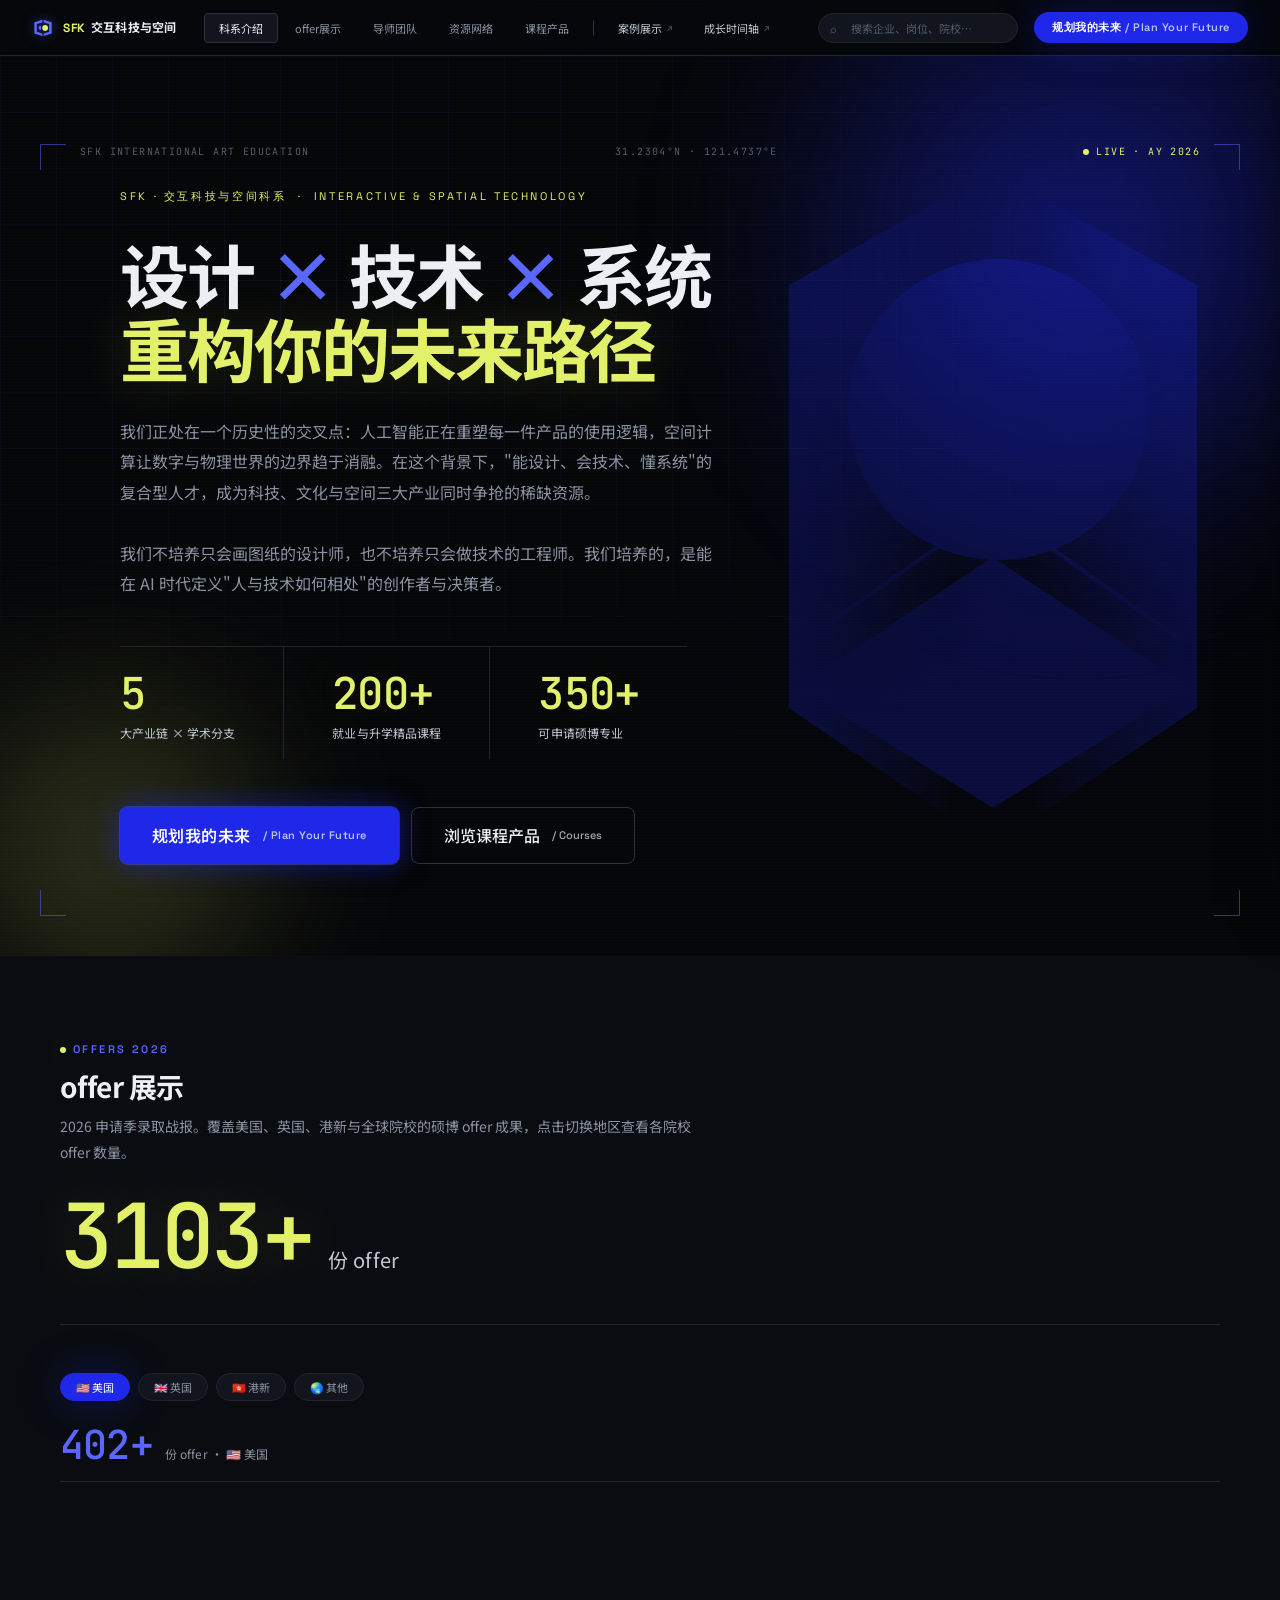
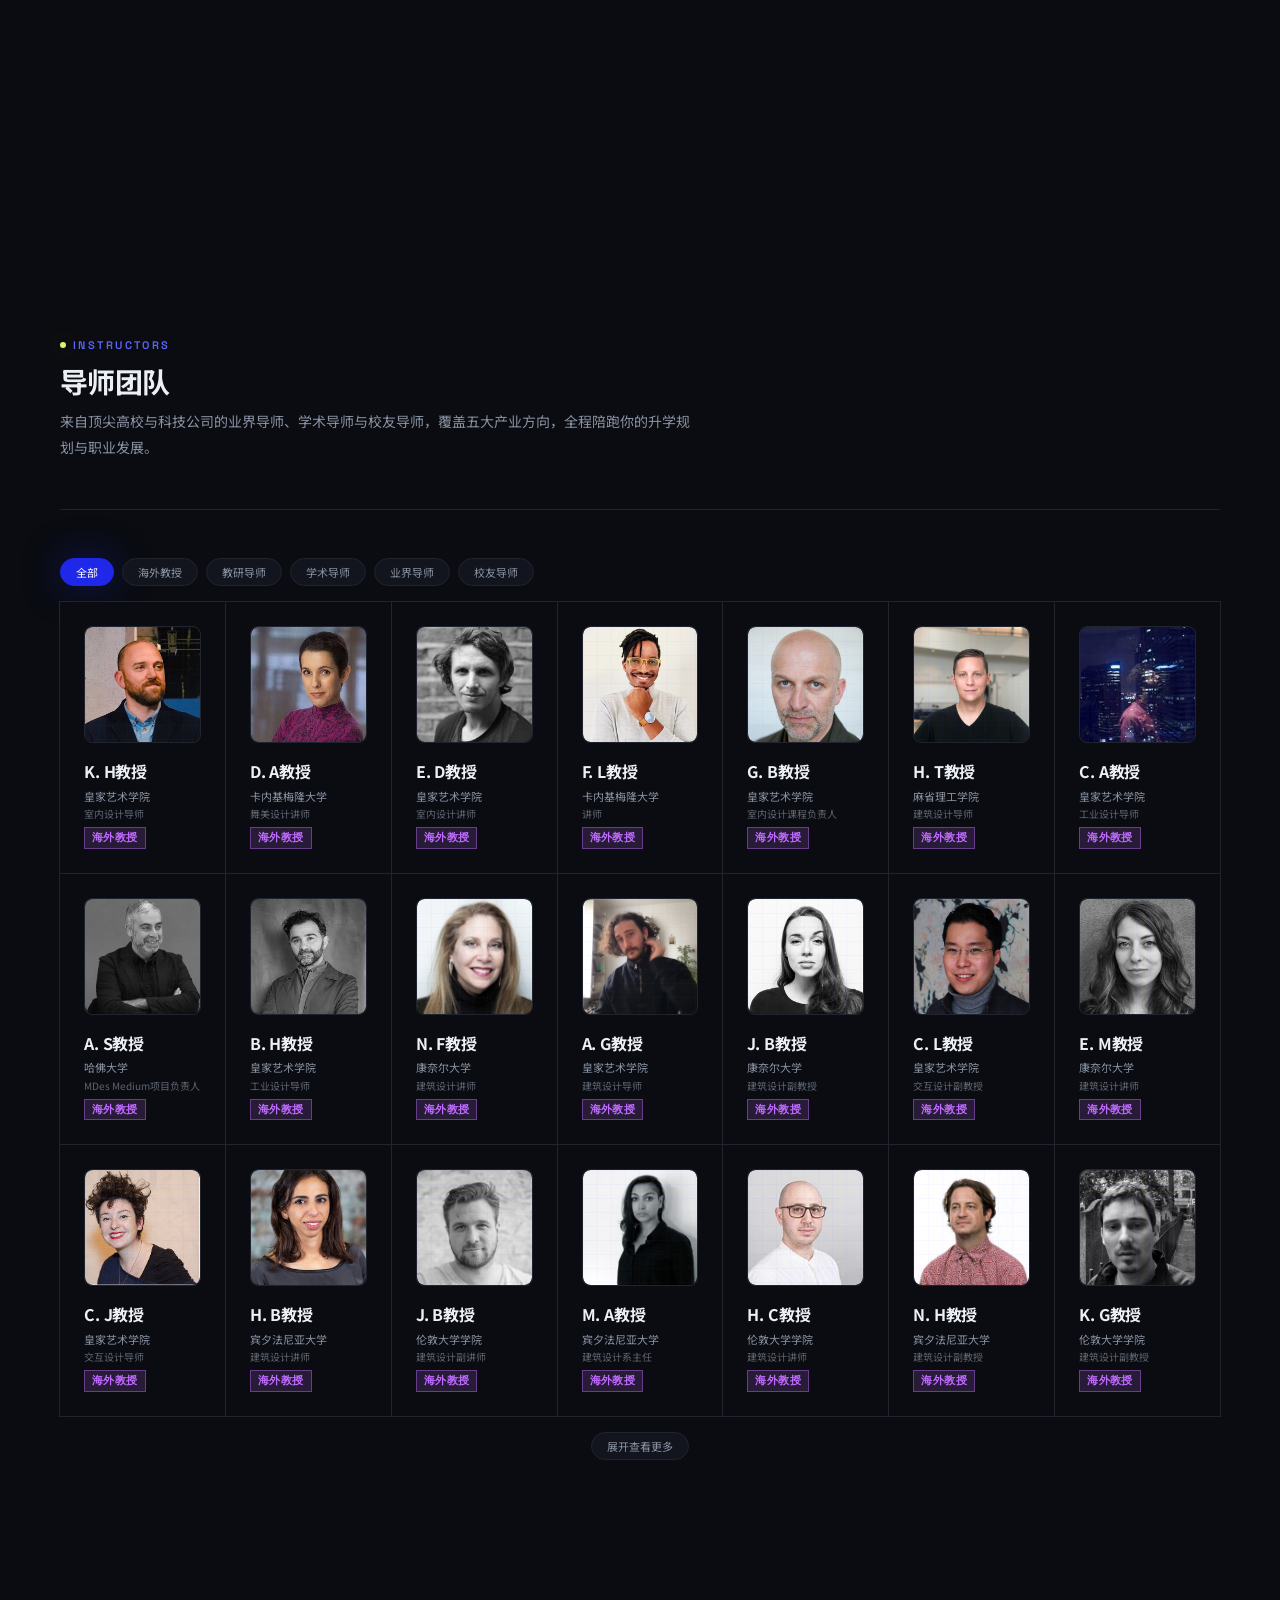
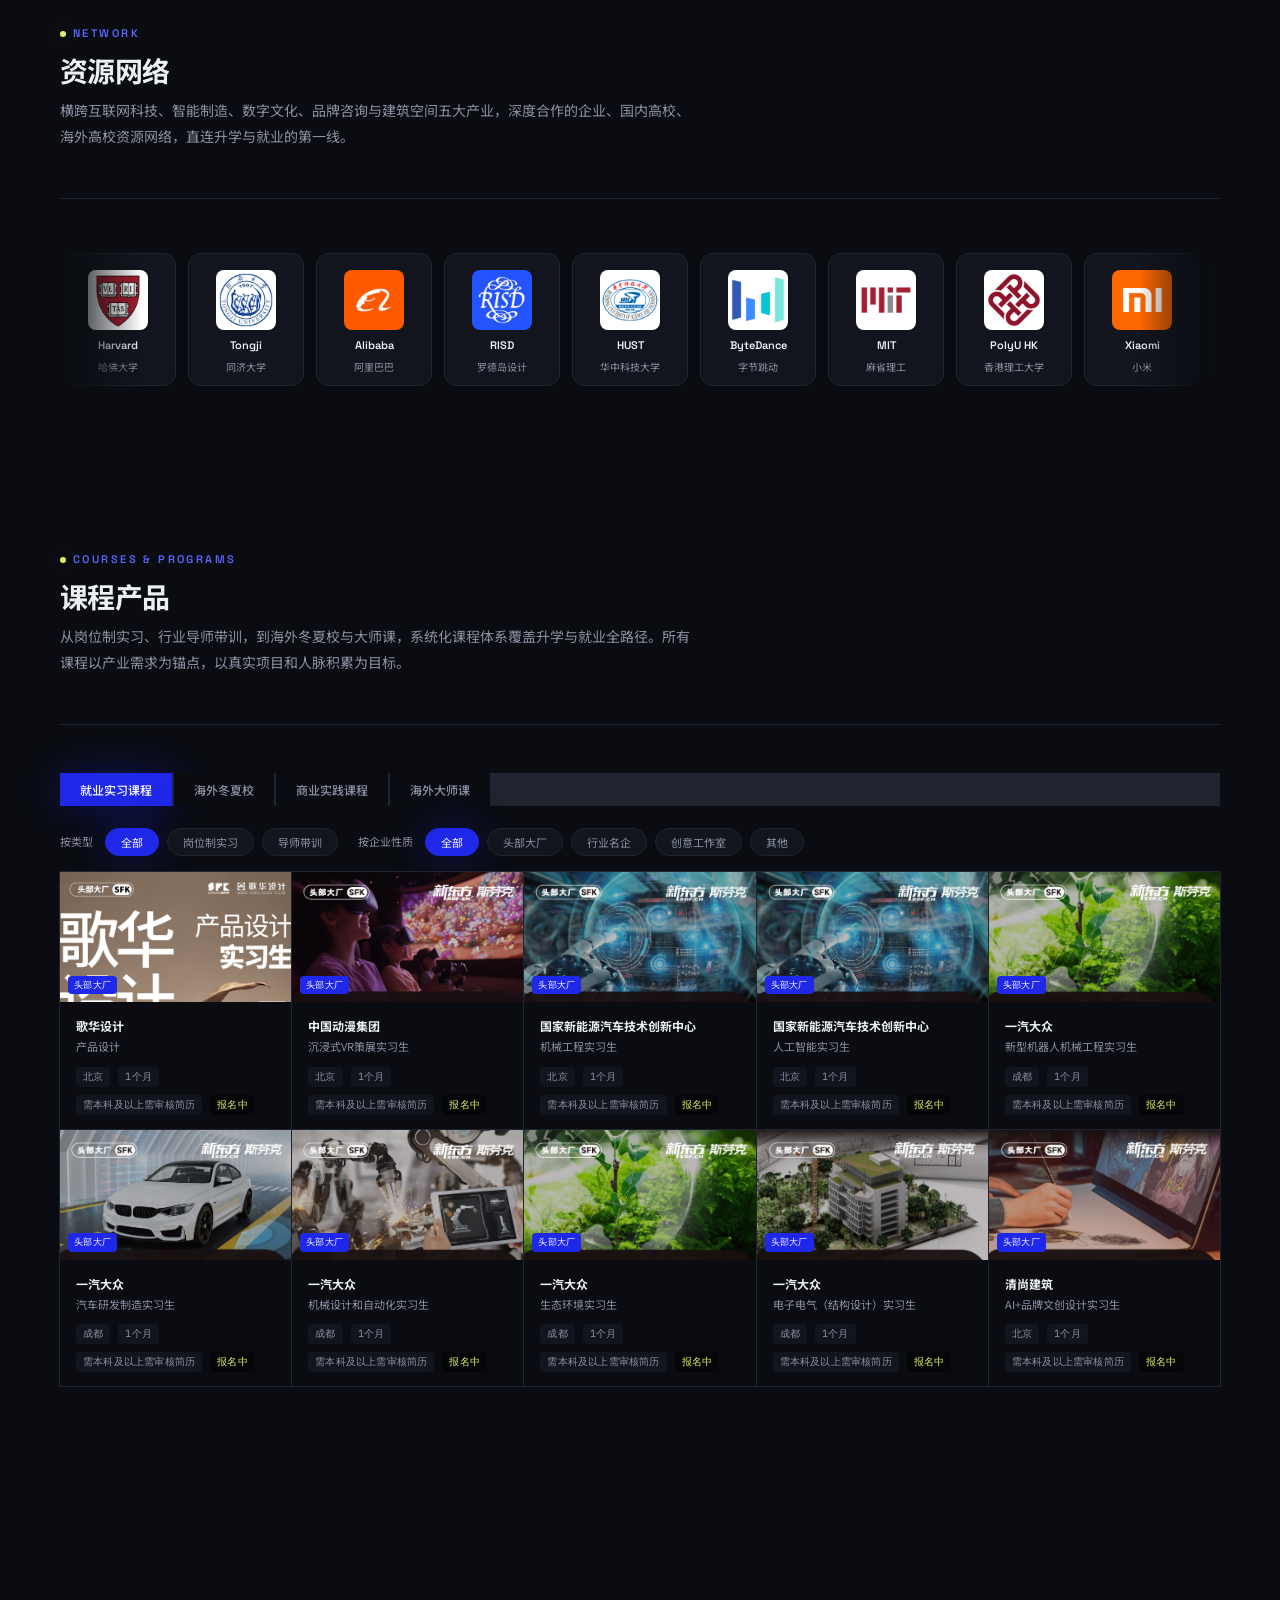
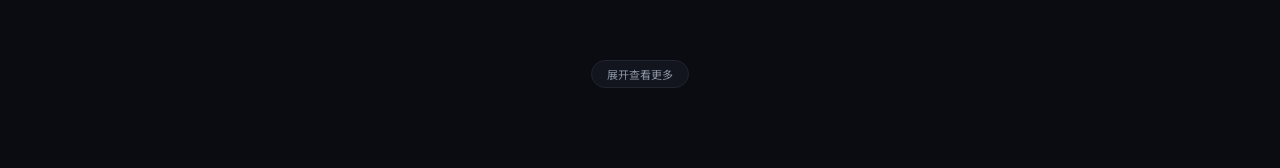
<file: index.html>
<!DOCTYPE html>
<html lang="zh-CN">
<head>
<meta charset="UTF-8">
<meta name="viewport" content="width=device-width, initial-scale=1.0">
<title>IST 交互科技与空间科系</title>
<link rel="preconnect" href="https://fonts.googleapis.com">
<link href="https://fonts.googleapis.com/css2?family=Space+Grotesk:wght@300;400;500;600;700&family=JetBrains+Mono:wght@400;500;700&family=Noto+Sans+SC:wght@300;400;500;700&display=swap" rel="stylesheet">
<link rel="stylesheet" href="assets/css/style.css">
<link rel="stylesheet" href="assets/css/components.css">
<link rel="stylesheet" href="assets/css/pages.css">
</head>
<body>

<!-- ═══ NAVBAR ═══ -->
<nav class="navbar">
  <span class="navbar__logo">
    <svg class="navbar__logo-mark" width="22" height="22" viewBox="0 0 500 500" fill="currentColor" aria-hidden="true">
      <path d="M263.69,69.21v53.59c0,1.82,1.21,3.42,2.97,3.91l119.65,33.45c1.75.49,2.97,2.09,2.97,3.91v168.11c0,1.78-1.16,3.35-2.86,3.88l-119.87,37.18c-1.7.53-2.86,2.1-2.86,3.88v53.67c0,2.76,2.7,4.72,5.33,3.86l175.34-57.52c1.67-.55,2.8-2.1,2.8-3.86V121.06c0-1.8-1.18-3.38-2.91-3.9l-175.34-51.85c-2.6-.77-5.21,1.18-5.21,3.9Z"></path>
      <path d="M236.31,69.21v53.59c0,1.82-1.21,3.42-2.97,3.91l-119.65,33.45c-1.75.49-2.97,2.09-2.97,3.91v168.11c0,1.78,1.16,3.35,2.86,3.88l119.87,37.18c1.7.53,2.86,2.1,2.86,3.88v53.67c0,2.76-2.7,4.72-5.33,3.86l-175.34-57.52c-1.67-.55-2.8-2.1-2.8-3.86V121.06c0-1.8,1.18-3.38,2.91-3.9l175.34-51.85c2.6-.77,5.21,1.18,5.21,3.9Z"></path>
      <path d="M206.91,202.57v87.55c0,2.71-2.6,4.66-5.2,3.9l-44.57-13.03c-1.73-.51-2.92-2.09-2.92-3.9v-62.65c0-1.84,1.24-3.45,3.02-3.93l44.57-11.88c2.58-.69,5.11,1.26,5.11,3.93Z"></path>
      <path d="M232.53,249.23c0-37.26,30.47-67.42,67.86-66.9,35.53.49,65.44,30.41,65.94,65.94.52,37.39-29.62,67.86-66.89,67.86s-66.9-29.96-66.9-66.9" fill="#E2F169"></path>
    </svg>
    <span class="navbar__logo-text"><span class="u-en">SFK</span>交互科技与空间</span>
  </span>
  <div class="navbar__links">
    <button class="navbar__btn is-active" onclick="Router.go('home')">科系介绍</button>
    <button class="navbar__btn" onclick="Router.go('home',{scrollTo:'#offers'})">offer展示</button>
    <button class="navbar__btn" onclick="Router.go('home',{scrollTo:'#instructors'})">导师团队</button>
    <button class="navbar__btn" onclick="Router.go('home',{scrollTo:'#resources'})">资源网络</button>
    <button class="navbar__btn" onclick="Router.go('home',{scrollTo:'#courses'})">课程产品</button>
    <span class="navbar__div" aria-hidden="true"></span>
    <button class="navbar__btn navbar__btn--page" onclick="Router.go('portfolio')">案例展示</button>
    <button class="navbar__btn navbar__btn--page" onclick="Router.go('timeline')">成长时间轴</button>
  </div>
  <div class="navbar__search-wrap">
    <span class="navbar__search-icon">⌕</span>
    <input id="search-input" class="navbar__search" type="text" placeholder="搜索企业、岗位、院校…">
    <div id="search-results" class="search-results"></div>
  </div>
  <button class="navbar__cta" onclick="Router.go('planning')">
    规划我的未来 <span class="u-en" style="font-size:11px;opacity:.7;">/ Plan Your Future</span>
  </button>
</nav>

<!-- ═══ STICKY COLLAPSE BAR ═══ -->
<div id="sticky-collapse" class="sticky-collapse" style="display:none">
  <button class="sticky-collapse__btn" id="sticky-collapse-btn">↑ 收起</button>
</div>

<!-- ═══ SIDEBAR ═══ -->
<div id="sidebar-overlay" class="sidebar-overlay" onclick="Sidebar.close()"></div>
<div id="sidebar" class="sidebar">
  <button class="sidebar__close" onclick="Sidebar.close()">✕</button>
  <div id="sidebar-content"></div>
</div>

<!-- ════════════════════════════════════════
     HOME PAGE
════════════════════════════════════════ -->
<div id="page-home" class="page is-active">

  <!-- HERO -->
  <section class="hero">
    <div class="hero__grid" aria-hidden="true"></div>
    <div class="hero__bloom hero__bloom--blue" aria-hidden="true"></div>
    <div class="hero__bloom hero__bloom--lime" aria-hidden="true"></div>
    <div class="hero__scan" aria-hidden="true"></div>
    <div class="hero__logomark" aria-hidden="true">
      <svg viewBox="0 0 500 500" xmlns="http://www.w3.org/2000/svg">
        <defs>
          <linearGradient id="istBladeV" x1="-85.81" y1="4359.38" x2="-308.63" y2="4359.38" gradientTransform="translate(3476.06 -2764.4) rotate(45)" gradientUnits="userSpaceOnUse">
            <stop offset="0" stop-color="#1d28f1"></stop>
            <stop offset=".09" stop-color="#1d28f1" stop-opacity=".96"></stop>
            <stop offset=".23" stop-color="#1d28f1" stop-opacity=".86"></stop>
            <stop offset=".42" stop-color="#1d28f1" stop-opacity=".69"></stop>
            <stop offset=".63" stop-color="#1d28f1" stop-opacity=".46"></stop>
            <stop offset=".87" stop-color="#1d28f1" stop-opacity=".17"></stop>
            <stop offset="1" stop-color="#1d28f1" stop-opacity="0"></stop>
          </linearGradient>
          <linearGradient id="istBladeL" x1="98.97" y1="250" x2="221.2" y2="250" gradientUnits="userSpaceOnUse">
            <stop offset="0" stop-color="#1d28f1"></stop>
            <stop offset=".09" stop-color="#1d28f1" stop-opacity=".96"></stop>
            <stop offset=".23" stop-color="#1d28f1" stop-opacity=".86"></stop>
            <stop offset=".42" stop-color="#1d28f1" stop-opacity=".69"></stop>
            <stop offset=".63" stop-color="#1d28f1" stop-opacity=".46"></stop>
            <stop offset=".87" stop-color="#1d28f1" stop-opacity=".17"></stop>
            <stop offset="1" stop-color="#1d28f1" stop-opacity="0"></stop>
          </linearGradient>
          <linearGradient id="istBladeR" x1="10354.34" y1="250" x2="10476.58" y2="250" gradientTransform="translate(10755.37) rotate(-180) scale(1 -1)" gradientUnits="userSpaceOnUse">
            <stop offset="0" stop-color="#1d28f1"></stop>
            <stop offset=".09" stop-color="#1d28f1" stop-opacity=".96"></stop>
            <stop offset=".23" stop-color="#1d28f1" stop-opacity=".86"></stop>
            <stop offset=".42" stop-color="#1d28f1" stop-opacity=".69"></stop>
            <stop offset=".63" stop-color="#1d28f1" stop-opacity=".46"></stop>
            <stop offset=".87" stop-color="#1d28f1" stop-opacity=".17"></stop>
            <stop offset="1" stop-color="#1d28f1" stop-opacity="0"></stop>
          </linearGradient>
        </defs>
        <circle cx="254.06" cy="178.68" r="111.41" fill="#1d28f1"></circle>
        <polygon points="98.97 399.43 98.97 86.63 221.2 17.62 221.2 482.38 98.97 399.43" fill="url(#istBladeL)"></polygon>
        <polygon points="401.03 399.43 401.03 86.63 278.8 17.62 278.8 482.38 401.03 399.43" fill="url(#istBladeR)"></polygon>
        <polygon points="105.22 383.99 250 287.94 394.78 383.99 250 473.25 105.22 383.99" fill="url(#istBladeV)"></polygon>
        <polygon points="388.1 350.38 250.77 252.7 111.9 350.34 110.13 347.83 250.78 248.94 389.88 347.88 388.1 350.38" fill="url(#istBladeV)"></polygon>
      </svg>
    </div>
    <canvas class="hero__comet" aria-hidden="true"></canvas>
    <div class="hero__hud hero__hud--tl" aria-hidden="true"></div>
    <div class="hero__hud hero__hud--tr" aria-hidden="true"></div>
    <div class="hero__hud hero__hud--bl" aria-hidden="true"></div>
    <div class="hero__hud hero__hud--br" aria-hidden="true"></div>

    <div class="hero__readout" aria-hidden="true">
      <span class="hero__readout-id">SFK International Art Education</span>
      <span class="hero__readout-geo">31.2304°N · 121.4737°E</span>
      <span class="hero__readout-live"><i></i> LIVE · AY 2026</span>
    </div>

    <div class="hero__inner">
      <div class="hero__eyebrow reveal reveal-1">SFK · 交互科技与空间科系 &nbsp;·&nbsp; <span class="u-en">Interactive &amp; Spatial Technology</span></div>
      <h1 class="hero__title reveal reveal-2">设计 <span class="hero__x">×</span> 技术 <span class="hero__x">×</span> 系统<br><em>重构你的未来路径</em></h1>
      <p class="hero__sub reveal reveal-3">我们正处在一个历史性的交叉点：人工智能正在重塑每一件产品的使用逻辑，空间计算让数字与物理世界的边界趋于消融。在这个背景下，"能设计、会技术、懂系统"的复合型人才，成为科技、文化与空间三大产业同时争抢的稀缺资源。<br><br>我们不培养只会画图纸的设计师，也不培养只会做技术的工程师。我们培养的，是能在 AI 时代定义"人与技术如何相处"的创作者与决策者。</p>
      <div class="hero__stats reveal reveal-4">
        <div class="hero__stat"><div class="hero__stat-num">5</div><div class="hero__stat-label">大产业链 × 学术分支</div></div>
        <div class="hero__stat"><div class="hero__stat-num">200+</div><div class="hero__stat-label">就业与升学精品课程</div></div>
        <div class="hero__stat"><div class="hero__stat-num">350+</div><div class="hero__stat-label">可申请硕博专业</div></div>
      </div>
      <div class="hero__actions reveal reveal-5">
        <a class="hero__cta" onclick="Router.go('planning')">
          规划我的未来 <span class="hero__cta-sub">/ Plan Your Future</span>
        </a>
        <a class="hero__ghost" onclick="Router.go('home',{scrollTo:'#courses'})">
          浏览课程产品 <span class="hero__cta-sub">/ Courses</span>
        </a>
      </div>
    </div>
  </section>

  <!-- OFFERS -->
  <section class="home-section" id="offers">
    <div class="section-eyebrow">Offers 2026</div>
    <h2 class="section-title">offer 展示</h2>
    <p class="section-desc">2026 申请季录取战报。覆盖美国、英国、港新与全球院校的硕博 offer 成果，点击切换地区查看各院校 offer 数量。</p>
    <div id="offers-total"></div>
    <hr class="section-divider">
    <div class="filter-bar" id="offers-country-tabs">
      <button class="filter-btn is-active" data-group="US" onclick="OffersPage.switchGroup('US',this)">🇺🇸 美国</button>
      <button class="filter-btn" data-group="UK" onclick="OffersPage.switchGroup('UK',this)">🇬🇧 英国</button>
      <button class="filter-btn" data-group="HK_SG" onclick="OffersPage.switchGroup('HK_SG',this)">🇭🇰 港新</button>
      <button class="filter-btn" data-group="OTHER" onclick="OffersPage.switchGroup('OTHER',this)">🌏 其他</button>
    </div>
    <div id="offers-grid"></div>
  </section>

  <!-- INSTRUCTORS -->
  <section class="home-section" id="instructors">
    <div class="section-eyebrow">Instructors</div>
    <h2 class="section-title">导师团队</h2>
    <p class="section-desc">来自顶尖高校与科技公司的业界导师、学术导师与校友导师，覆盖五大产业方向，全程陪跑你的升学规划与职业发展。</p>
    <hr class="section-divider">
    <div class="filter-bar" id="instructor-tabs" style="margin-bottom:16px;">
      <button class="filter-btn is-active" data-itype="all" onclick="HomePage.filterInstructors('all',this)">全部</button>
      <button class="filter-btn" data-itype="overseas" onclick="HomePage.filterInstructors('overseas',this)">海外教授</button>
      <button class="filter-btn" data-itype="research" onclick="HomePage.filterInstructors('research',this)">教研导师</button>
      <button class="filter-btn" data-itype="academic" onclick="HomePage.filterInstructors('academic',this)">学术导师</button>
      <button class="filter-btn" data-itype="industry" onclick="HomePage.filterInstructors('industry',this)">业界导师</button>
      <button class="filter-btn" data-itype="alumni" onclick="HomePage.filterInstructors('alumni',this)">校友导师</button>
    </div>
    <div class="grid-6" id="instructors-grid"></div>
    <div style="text-align:center;margin-top:16px;">
      <button id="inst-expand-btn" class="filter-btn" style="display:none" onclick="HomePage.toggleInstructors()">展开查看更多</button>
    </div>
  </section>

  <!-- RESOURCES -->
  <section class="home-section" id="resources">
    <div class="section-eyebrow">Network</div>
    <h2 class="section-title">资源网络</h2>
    <p class="section-desc">横跨互联网科技、智能制造、数字文化、品牌咨询与建筑空间五大产业，深度合作的企业、国内高校、海外高校资源网络，直连升学与就业的第一线。</p>
    <hr class="section-divider">
    <div class="coop-marquee-section">
      <div class="coop-marquee-wrap"><div class="coop-marquee-track" id="coop-row-a"></div></div>
    </div>
  </section>

  <!-- COURSES -->
  <section class="home-section" id="courses">
    <div class="section-eyebrow">Courses & Programs</div>
    <h2 class="section-title">课程产品</h2>
    <p class="section-desc">从岗位制实习、行业导师带训，到海外冬夏校与大师课，系统化课程体系覆盖升学与就业全路径。所有课程以产业需求为锚点，以真实项目和人脉积累为目标。</p>
    <hr class="section-divider">
    <div class="tab-bar" id="courses-tab-bar"></div>
    <div style="margin-top:22px;" id="courses-tab-panels"></div>
  </section>

</div><!-- /page-home -->

<!-- ════════════════════════════════════════
     PORTFOLIO PAGE
════════════════════════════════════════ -->
<div id="page-portfolio" class="page">
  <section class="home-section" style="padding-top:var(--space-9);">
    <div class="section-eyebrow">Student Work</div>
    <h2 class="section-title">案例展示</h2>
    <p class="section-desc">学生作品集精选，覆盖五大学术×产业方向。</p>
    <hr class="section-divider">
    <div class="portfolio-cats" id="portfolio-cats"></div>
    <div class="portfolio-grid" id="portfolio-grid"></div>
  </section>
</div>

<!-- ════════════════════════════════════════
     PLANNING PAGE
════════════════════════════════════════ -->
<div id="page-planning" class="page">
  <section class="plan-hero">
    <h1 class="plan-hero__title">职业规划 <em>× 产业全景</em></h1>
    <p class="plan-hero__sub">从五大产业链出发，深入了解每个赛道的头部企业、核心岗位与对应升学路径。点击企业查看岗位详情，点击岗位方向查看匹配院校。</p>
  </section>
  <nav class="industry-nav" id="industry-nav"></nav>
  <div id="industry-sections"></div>
</div>

<!-- ════════════════════════════════════════
     TIMELINE PAGE
════════════════════════════════════════ -->
<div id="page-timeline" class="page">
  <section class="timeline-hero">
    <h1 class="timeline-hero__title">成长时间轴</h1>
    <p class="timeline-hero__sub">选择就读阶段，灵活查看全程规划路径。点击相应模块可查询可报名课程列表。</p>
  </section>
  <div class="timeline-section">

    <!-- Selectors -->
    <div class="tl-controls">
      <div class="tl-ctrl-group">
        <div class="tl-ctrl-label">本科阶段</div>
        <div class="tl-seg-tabs" id="tl-tabs-ug">
          <button class="tl-seg-tab" data-val="uk3">英国本科 3年</button>
          <button class="tl-seg-tab" data-val="us4">美国本科 4年</button>
          <button class="tl-seg-tab" data-val="arch5">建筑学 5年</button>
          <button class="tl-seg-tab" data-val="">不含本科</button>
        </div>
      </div>
      <div class="tl-ctrl-group">
        <div class="tl-ctrl-label">研究生阶段</div>
        <div class="tl-seg-tabs" id="tl-tabs-pg">
          <button class="tl-seg-tab" data-val="pg1">研究生 1年</button>
          <button class="tl-seg-tab" data-val="pg15">研究生 1.5年</button>
          <button class="tl-seg-tab" data-val="pg2">研究生 2年</button>
          <button class="tl-seg-tab" data-val="">不含研究生</button>
        </div>
      </div>
    </div>

    <!-- Legend -->
    <div class="tl-legend">
      <div class="tl-legend__item"><div class="tl-legend__dot tl-legend__dot--milestone"></div>关键节点</div>
      <div class="tl-legend__item"><div class="tl-legend__dot tl-legend__dot--summer"></div>夏冬校</div>
      <div class="tl-legend__item"><div class="tl-legend__dot tl-legend__dot--biz"></div>商业实践</div>
      <div class="tl-legend__item"><div class="tl-legend__dot tl-legend__dot--master"></div>大师课</div>
      <div class="tl-legend__item"><div class="tl-legend__dot tl-legend__dot--gpa"></div>学业支持</div>
      <div class="tl-legend__item"><div class="tl-legend__dot tl-legend__dot--internship"></div>求职准备</div>
    </div>

    <!-- Gantt -->
    <div class="tl-gantt-wrap" id="tl-gantt-wrap">
      <div class="tl-gantt" id="tl-gantt"></div>
    </div>

  </div>
</div>

<!-- ═══ SCRIPTS ═══ -->
<script src="assets/js/data.js"></script>
<script src="assets/js/router.js"></script>
<script src="assets/js/components.js"></script>
<script src="assets/js/pages/home.js"></script>
<script src="assets/js/pages/offers.js"></script>
<script src="assets/js/pages/planning.js"></script>
<script src="assets/js/pages/portfolio.js"></script>
<script src="assets/js/pages/timeline.js"></script>
<script src="assets/js/effects.js"></script>
<script>
(async () => {
  await DATA.load();
  HomePage.build();
  OffersPage.build();
  PlanningPage.build();
  PortfolioPage.build();
  TimelinePage.build();
  Search.init();

  // Restore page from URL hash on load/refresh (page-level only, no scroll)
  const PAGES = ['portfolio','planning','timeline'];
  const hashPage = location.hash.replace('#', '');
  if (PAGES.includes(hashPage)) {
    Router.go(hashPage);
  } else {
    window.scrollTo(0, 0);
  }

})();
</script>

</body>
</html>
</file>
<file: assets/css/style.css>
/* ═══════════════════════════════════════════
   IST WEBSITE — THEME & LAYOUT
   Migration note: all visual tokens in :root.
   Layout classes are semantic, not cosmetic.
   CSS custom properties = single place to restyle.
═══════════════════════════════════════════ */

/* ── TOKENS ─────────────────────────────────
   DARK-FIRST. Brand blue + lime locked; everything
   else is a near-black layered surface system with
   surgical glow. Flip a value here → whole site shifts.
─────────────────────────────────────────── */
:root {
  /* Brand — LOCKED */
  --color-primary:     #1F28E8;   /* electric blue — fills, CTAs */
  --color-accent:      #E2F169;   /* lime — highlight, data, em */

  /* Brand — derived (for legibility + glow on near-black) */
  --color-primary-bright: #5A67FF;  /* brighter blue for text/links on dark */
  --color-primary-deep:   #10166B;  /* recessed blue, borders, fills */
  --color-primary-veil:   rgba(31,40,232,.14);
  --color-accent-bright:  #ECFF7A;
  --color-accent-veil:    rgba(226,241,105,.12);

  /* Surfaces — dark, layered (low → high) */
  --color-void:        #050608;
  --color-bg:          #0A0C11;   /* page + card base */
  --color-surface:     #12151D;   /* raised chip / inset / avatar */
  --color-surface-2:   #1A1E29;   /* hover / higher elevation */
  --color-border:      #20242E;   /* hairline grid + dividers */
  --color-border-2:    #2C313E;   /* stronger divider / focus ring */

  /* Ink */
  --color-text:        #ECEFF4;
  --color-text-secondary: #C2C9D4;   /* body copy on dark — readable, not stark */
  --color-text-muted:  #8A93A3;
  --color-text-faint:  #545C6B;

  /* Industry colors (tags/accents) — brightened for dark */
  --color-internet:    #5A67FF;
  --color-hardware:    #FF9A3D;
  --color-culture:     #C06BFF;
  --color-brand:       #46B6FF;
  --color-arch:        #4FD18B;

  /* Semantic — dark-surface chips (veil bg + bright ink) */
  --color-success:        #4FD18B;
  --color-success-veil:   rgba(79,209,139,.14);
  --color-danger:         #FF5A6E;
  --color-danger-veil:    rgba(255,90,110,.14);
  --color-warning:        #FF9A3D;
  --color-warning-veil:   rgba(255,154,61,.14);

  /* Glow signatures (surgical) */
  --glow-primary:      0 0 0 1px rgba(90,103,255,.35), 0 0 28px rgba(31,40,232,.55);
  --glow-primary-soft: 0 0 40px rgba(31,40,232,.35);
  --glow-accent:       0 0 24px rgba(226,241,105,.38);
  --glow-accent-soft:  0 0 60px rgba(226,241,105,.18);
  --shadow-pop:        0 24px 60px -20px rgba(0,0,0,.85);

  /* Typography */
  --font-en:   'Space Grotesk', sans-serif;
  --font-cn:   'Noto Sans SC', sans-serif;
  --font-mono: 'JetBrains Mono', ui-monospace, 'SF Mono', Menlo, monospace;  /* technical metadata, timestamps, data */
  --text-xs:   11px;
  --text-sm:   12px;
  --text-base: 14px;
  --text-md:   16px;
  --text-lg:   20px;
  --text-xl:   28px;
  --text-2xl:  40px;

  /* Radius — small, modern */
  --radius-sm:   4px;
  --radius-md:   8px;
  --radius-pill: 999px;

  /* Spacing */
  --space-1:  4px;
  --space-2:  8px;
  --space-3:  12px;
  --space-4:  16px;
  --space-5:  24px;
  --space-6:  32px;
  --space-7:  48px;
  --space-8:  64px;
  --space-9:  80px;
  --space-10: 120px;

  /* Layout */
  --navbar-h:     56px;
  --sidebar-w:    520px;
  --content-max:  1240px;
  --section-pad:  var(--space-9) 40px;

  /* Transitions */
  --transition-fast: 0.18s cubic-bezier(.22,1,.36,1);
  --transition-med:  0.32s cubic-bezier(.22,1,.36,1);
  --transition-slow: 0.6s  cubic-bezier(.22,1,.36,1);
  --ease-out: cubic-bezier(.22,1,.36,1);
}

/* ── RESET ── */
*, *::before, *::after { box-sizing: border-box; margin: 0; padding: 0; }
html { scroll-behavior: smooth; }
body {
  font-family: var(--font-cn);
  font-size: var(--text-base);
  line-height: 1.6;
  color: var(--color-text);
  background: var(--color-bg);
  -webkit-font-smoothing: antialiased;
  text-rendering: optimizeLegibility;
}
/* Faint lab-grid texture across the whole canvas */
body::before {
  content: "";
  position: fixed; inset: 0; z-index: 0; pointer-events: none;
  background:
    radial-gradient(1100px 700px at 88% -8%, var(--color-primary-veil), transparent 60%),
    radial-gradient(900px 600px at -6% 108%, var(--color-accent-veil), transparent 60%),
    linear-gradient(var(--color-border) 1px, transparent 1px) 0 0 / 100% 64px,
    linear-gradient(90deg, var(--color-border) 1px, transparent 1px) 0 0 / 64px 100%;
  opacity: .35;
  -webkit-mask-image: radial-gradient(120% 90% at 50% 0%, #000 30%, transparent 80%);
          mask-image: radial-gradient(120% 90% at 50% 0%, #000 30%, transparent 80%);
}
.navbar, .page, .sidebar, .sidebar-overlay, .search-results { position: relative; z-index: 1; }
a { text-decoration: none; color: inherit; }
button { cursor: pointer; font-family: inherit; color: inherit; border: none; background: none; }
ul, ol { list-style: none; }
img { max-width: 100%; display: block; }

/* ── UTILITY ── */
.u-visually-hidden { position: absolute; width: 1px; height: 1px; overflow: hidden; clip: rect(0,0,0,0); }
.u-en { font-family: var(--font-en); }
.u-muted { color: var(--color-text-muted); }

/* ── PAGE SWITCHING ── */
.page { display: none; padding-top: var(--navbar-h); }
.page.is-active { display: block; }

/* ── SECTION WRAPPER ── */
.section-eyebrow {
  display: inline-flex; align-items: center; gap: 7px;
  font-family: var(--font-en);
  font-size: var(--text-xs);
  letter-spacing: .22em;
  text-transform: uppercase;
  color: var(--color-primary-bright);
  font-weight: 600;
  margin-bottom: var(--space-3);
}
.section-eyebrow::before {
  content: ""; width: 6px; height: 6px; border-radius: 50%;
  background: var(--color-accent); box-shadow: var(--glow-accent);
}
.section-title  { font-size: var(--text-xl); font-weight: 700; line-height: 1.12; letter-spacing: -.02em; margin-bottom: var(--space-3); text-wrap: balance; }
.section-desc   { font-size: var(--text-base); color: var(--color-text-muted); max-width: 640px; line-height: 1.85; text-wrap: pretty; }
.section-divider { border: none; border-top: 1px solid var(--color-border); margin: var(--space-7) 0; }

/* ── GRID HELPERS ── */
/* auto-fill (NOT auto-fit): the number of tracks is decided by container WIDTH only,
   so card width stays put when a filter changes the card COUNT — leftover tracks stay
   empty (and transparent) instead of stretching the cards to fill the row. */
.grid-2 { display: grid; grid-template-columns: repeat(auto-fill, minmax(300px, 1fr)); gap: 1px; }
.grid-3 { display: grid; grid-template-columns: repeat(auto-fill, minmax(260px, 1fr)); gap: 1px; }
.grid-4 { display: grid; grid-template-columns: repeat(auto-fill, minmax(218px, 1fr)); gap: 1px; }
.grid-5 { display: grid; grid-template-columns: repeat(auto-fill, minmax(190px, 1fr)); gap: 1px; }
.grid-6 { display: grid; grid-template-columns: repeat(auto-fill, minmax(150px, 1fr)); gap: 1px; }
/* hairline lives on each card (not the container) → empty cells show the page bg */
.grid-2 > *, .grid-3 > *, .grid-4 > *, .grid-5 > *, .grid-6 > * { background: var(--color-bg); min-width: 0; box-shadow: 0 0 0 1px var(--color-border); }

/* ── TAG / BADGE ── */
.tag {
  display: inline-block;
  font-size: var(--text-xs);
  padding: 2px 8px;
  font-family: var(--font-en);
  font-weight: 600;
  letter-spacing: .04em;
}

/* Instructor role tags — veil chips, one hue per role (no grey) */
.tag--industry { background: rgba(90,103,255,.16);  color: #8C97FF;                    box-shadow: inset 0 0 0 1px rgba(90,103,255,.42); }
.tag--academic { background: rgba(226,241,105,.14); color: var(--color-accent-bright); box-shadow: inset 0 0 0 1px rgba(226,241,105,.38); }
.tag--research { background: rgba(79,209,139,.16);  color: var(--color-success);       box-shadow: inset 0 0 0 1px rgba(79,209,139,.42); }
.tag--alumni   { background: rgba(255,154,61,.15);  color: var(--color-warning);       box-shadow: inset 0 0 0 1px rgba(255,154,61,.42); }
.tag--overseas { background: rgba(192,107,255,.16); color: var(--color-culture);       box-shadow: inset 0 0 0 1px rgba(192,107,255,.42); }

/* ── FILTER BAR ── */
.filter-bar { display: flex; gap: var(--space-2); flex-wrap: wrap; align-items: center; margin-bottom: var(--space-4); }
.filter-bar__label { font-size: var(--text-xs); color: var(--color-text-muted); margin-right: var(--space-1); }
.filter-btn {
  padding: 5px 15px;
  font-size: var(--text-xs);
  background: var(--color-surface);
  border: 1px solid var(--color-border);
  color: var(--color-text-muted);
  border-radius: var(--radius-pill);
  transition: all var(--transition-fast);
  font-family: var(--font-cn);
}
.filter-btn:hover { border-color: var(--color-primary-bright); color: var(--color-text); background: var(--color-surface-2); }
.filter-btn.is-active { background: var(--color-primary); color: #fff; border-color: var(--color-primary); box-shadow: var(--glow-primary-soft); }

/* ── TAB BAR ── */
.tab-bar { display: flex; gap: 2px; background: var(--color-border); flex-wrap: wrap; }
/* Segment tabs — courses */
.tab-btn {
  padding: 8px 20px;
  font-size: var(--text-sm);
  font-weight: 500;
  background: var(--color-bg);
  color: var(--color-text-muted);
  transition: all var(--transition-fast);
  font-family: var(--font-cn);
  border: none;
}
.tab-btn:hover { color: var(--color-text); background: var(--color-surface); }
.tab-btn.is-active { background: var(--color-primary); color: #fff; box-shadow: var(--glow-primary-soft); }
.tab-panel { display: none; }
.tab-panel.is-active { display: block; }

/* ── ENTRANCE ANIMATIONS ── */
@keyframes rise {
  from { opacity: 0; transform: translateY(22px); }
  to   { opacity: 1; transform: translateY(0); }
}
@keyframes fade {
  from { opacity: 0; }
  to   { opacity: 1; }
}
@keyframes glowPulse {
  0%,100% { opacity: .55; }
  50%     { opacity: 1; }
}
@keyframes drift {
  0%   { transform: translate3d(0,0,0) scale(1); }
  50%  { transform: translate3d(2%, -3%, 0) scale(1.06); }
  100% { transform: translate3d(0,0,0) scale(1); }
}
@media (prefers-reduced-motion: no-preference) {
  .reveal { animation: rise .7s var(--ease-out) both; }
  .reveal-1 { animation-delay: .05s; }
  .reveal-2 { animation-delay: .14s; }
  .reveal-3 { animation-delay: .24s; }
  .reveal-4 { animation-delay: .34s; }
  .reveal-5 { animation-delay: .46s; }
}

/* Scroll-reveal — only active once effects.js confirms support (body.fx-ready).
   Without JS the sections render normally. */
.fx-ready .home-section {
  opacity: 0;
  transition: opacity .6s var(--ease-out);
}
.fx-ready .home-section.in-view { opacity: 1; }

/* Generic scroll-reveal — planning sections, portfolio cards, overview cards.
   Attached by effects.js (body.fx-ready); no-JS renders everything normally. */
.fx-ready .fx-reveal { opacity: 0; transform: translateY(20px); transition: opacity .6s var(--ease-out), transform .6s var(--ease-out); }
.fx-ready .fx-reveal.in-view { opacity: 1; transform: none; }
</file>
<file: assets/css/components.css>
/* ═══════════════════════════════════════════
   COMPONENTS — cards, sidebar, search, navbar
═══════════════════════════════════════════ */

/* ── NAVBAR ── */
.navbar {
  position: fixed; top: 0; left: 0; right: 0;
  z-index: 1000;
  height: var(--navbar-h);
  background: rgba(5,6,8,.72);
  -webkit-backdrop-filter: blur(14px) saturate(140%);
          backdrop-filter: blur(14px) saturate(140%);
  border-bottom: 1px solid var(--color-border);
  display: flex; align-items: center;
  padding: 0 var(--space-6);
  gap: var(--space-1);
}
.navbar__logo {
  display: inline-flex; align-items: center; gap: 9px;
  margin-right: var(--space-5); white-space: nowrap;
}
.navbar__logo-mark {
  flex-shrink: 0; color: var(--color-primary-bright);
  filter: drop-shadow(0 0 6px rgba(90,103,255,.5));
}
.navbar__logo-text {
  font-family: var(--font-cn); font-weight: 700; font-size: var(--text-sm);
  color: var(--color-text); letter-spacing: .01em;
}
.navbar__logo-text .u-en {
  font-family: var(--font-en); color: var(--color-accent);
  letter-spacing: .06em; margin-right: 5px;
  text-shadow: var(--glow-accent-soft);
}
.navbar__links { display: flex; gap: 2px; flex: 1; }
.navbar__btn {
  padding: 6px 14px; font-size: var(--text-xs);
  color: var(--color-text-muted); border: 1px solid transparent; border-radius: var(--radius-sm);
  transition: all var(--transition-fast); white-space: nowrap; font-family: var(--font-cn);
}
.navbar__btn:hover { color: var(--color-text); background: var(--color-surface); }
.navbar__btn.is-active { color: var(--color-text); border-color: var(--color-border-2); background: var(--color-surface); }
/* Divider + page-link cue: 案例展示 / 升学时间轴 live on their own pages,
   so they read as destinations (small ↗) rather than in-page anchors. */
.navbar__div { width: 1px; height: 16px; align-self: center; flex-shrink: 0; margin: 0 7px; background: var(--color-border-2); }
.navbar__btn--page { color: var(--color-text-secondary); }
.navbar__btn--page::after {
  content: "↗"; font-family: var(--font-mono); font-size: 9px;
  margin-left: 5px; vertical-align: 1px; color: var(--color-text-faint);
  transition: color var(--transition-fast);
}
.navbar__btn--page:hover::after,
.navbar__btn--page.is-active::after { color: var(--color-accent); }
.navbar__search-wrap { position: relative; margin-left: var(--space-3); }
.navbar__search {
  width: 200px; padding: 6px 12px 6px 32px;
  background: var(--color-surface); border: 1px solid var(--color-border); color: var(--color-text);
  font-size: var(--text-xs); font-family: var(--font-cn); border-radius: var(--radius-pill);
  transition: width var(--transition-med), border-color var(--transition-fast), box-shadow var(--transition-fast);
  outline: none;
}
.navbar__search::placeholder { color: var(--color-text-faint); }
.navbar__search:focus { width: 280px; border-color: var(--color-primary-bright); box-shadow: var(--glow-primary-soft); }
.navbar__search-icon {
  position: absolute; left: 12px; top: 50%; transform: translateY(-50%);
  color: var(--color-text-faint); font-size: 12px; pointer-events: none;
}
.navbar__cta {
  margin-left: var(--space-3); padding: 8px 18px;
  background: var(--color-primary); color: #fff;
  font-size: var(--text-xs); font-weight: 600; letter-spacing: .05em;
  font-family: var(--font-en); white-space: nowrap; border-radius: var(--radius-pill);
  box-shadow: var(--glow-primary-soft);
  transition: transform var(--transition-fast), box-shadow var(--transition-fast);
}
.navbar__cta:hover { transform: translateY(-1px); box-shadow: var(--glow-primary); }

/* Search results dropdown */
.search-results {
  position: absolute; top: calc(100% + 8px); right: 0;
  width: 360px; background: var(--color-bg);
  border: 1px solid var(--color-border);
  box-shadow: 0 8px 24px rgba(0,0,0,.12);
  z-index: 2000; display: none; max-height: 480px; overflow-y: auto;
}
.search-results.is-open { display: block; }
.search-results__group-label {
  font-family: var(--font-mono); font-size: var(--text-xs); font-weight: 500;
  letter-spacing: .1em; text-transform: uppercase;
  color: var(--color-primary-bright); padding: var(--space-3) var(--space-4) var(--space-2);
  border-bottom: 1px solid var(--color-border);
}
.search-result-item {
  padding: var(--space-3) var(--space-4);
  border-bottom: 1px solid var(--color-surface);
  cursor: pointer; transition: background var(--transition-fast);
}
.search-result-item:hover { background: var(--color-surface); }
.search-result-item__title { font-size: var(--text-sm); font-weight: 600; margin-bottom: 2px; }
.search-result-item__sub { font-size: var(--text-xs); color: var(--color-text-muted); }
.search-results__empty { padding: var(--space-5); text-align: center; color: var(--color-text-muted); font-size: var(--text-sm); }

/* ── SIDEBAR OVERLAY ── */
.sidebar-overlay {
  display: none; position: fixed; inset: 0;
  z-index: 1100; background: rgba(0,0,0,.4);
  transition: opacity var(--transition-med);
}
.sidebar-overlay.is-open { display: block; }
.sidebar {
  position: fixed; top: 0; right: 0; bottom: 0;
  width: var(--sidebar-w); background: var(--color-bg);
  border-left: 1px solid var(--color-border-2);
  box-shadow: var(--shadow-pop);
  z-index: 1101; overflow-y: auto;
  transform: translateX(100%); transition: transform var(--transition-med);
  display: flex; flex-direction: column;
}
.sidebar.is-open { transform: translateX(0); }
.sidebar__close {
  position: absolute; top: var(--space-4); right: var(--space-4);
  width: 34px; height: 34px; border-radius: 50%;
  display: flex; align-items: center; justify-content: center;
  font-size: 16px; line-height: 1; z-index: 2;
  color: var(--color-text-muted);
  background: rgba(18,21,29,.7); border: 1px solid var(--color-border-2);
  -webkit-backdrop-filter: blur(6px); backdrop-filter: blur(6px);
  transition: color var(--transition-fast), background var(--transition-fast), border-color var(--transition-fast), box-shadow var(--transition-fast), transform var(--transition-fast);
}
.sidebar__close:hover { color: var(--color-text); background: var(--color-surface-2); border-color: var(--color-primary-bright); box-shadow: var(--glow-primary-soft); transform: rotate(90deg); }
.sidebar__header { position: relative; overflow: hidden; padding: var(--space-8) var(--space-6) var(--space-5); }
.sidebar__header::before {
  content: ""; position: absolute; inset: 0; z-index: 0; pointer-events: none;
  background:
    radial-gradient(540px 320px at 88% -40%, rgba(31,40,232,.5), transparent 62%),
    linear-gradient(rgba(90,103,255,.06) 1px, transparent 1px) 0 0 / 100% 44px,
    linear-gradient(90deg, rgba(90,103,255,.06) 1px, transparent 1px) 0 0 / 44px 100%;
  -webkit-mask-image: radial-gradient(120% 120% at 78% 0%, #000 8%, transparent 76%);
          mask-image: radial-gradient(120% 120% at 78% 0%, #000 8%, transparent 76%);
}
.sidebar__header > * { position: relative; z-index: 1; }

/* Staggered content entrance when the panel opens */
@keyframes sbRise { from { opacity: 0; transform: translateY(14px); } to { opacity: 1; transform: none; } }
@media (prefers-reduced-motion: no-preference) {
  .sidebar.is-open .sidebar__header { animation: sbRise .45s var(--ease-out) both; }
  .sidebar.is-open .sidebar__body > * { animation: sbRise .5s var(--ease-out) both; }
  .sidebar.is-open .sidebar__body > *:nth-child(1) { animation-delay: .08s; }
  .sidebar.is-open .sidebar__body > *:nth-child(2) { animation-delay: .14s; }
  .sidebar.is-open .sidebar__body > *:nth-child(3) { animation-delay: .20s; }
  .sidebar.is-open .sidebar__body > *:nth-child(4) { animation-delay: .26s; }
  .sidebar.is-open .sidebar__body > *:nth-child(n+5) { animation-delay: .30s; }
}
.sidebar__eyebrow { font-family: var(--font-mono); font-size: var(--text-xs); letter-spacing: .12em; text-transform: uppercase; color: var(--color-primary-bright); font-weight: 500; margin-bottom: var(--space-2); }
.sidebar__title { font-size: var(--text-lg); font-weight: 700; line-height: 1.3; margin-bottom: var(--space-1); }
.sidebar__subtitle { font-size: var(--text-sm); color: var(--color-text-muted); }
.sidebar__body { padding: 0 var(--space-6) var(--space-8); flex: 1; }
.sidebar__section { margin-bottom: var(--space-5); }
.sidebar__section-label {
  font-family: var(--font-en); font-size: var(--text-xs); letter-spacing: .1em;
  text-transform: uppercase; color: var(--color-text-muted); font-weight: 600;
  margin-bottom: var(--space-3); padding-bottom: var(--space-2);
  border-bottom: 1px solid var(--color-border);
}
.sidebar__section p, .sidebar__section div { font-size: var(--text-sm); line-height: 1.78; color: var(--color-text-secondary); }
.sidebar__divider { border: none; border-top: 1px solid var(--color-border); margin: var(--space-4) 0; }
.sidebar__job-entry { padding: var(--space-4) 0; }
.sidebar__job-entry--divider { border-top: 1px solid var(--color-border); }

/* Sidebar tag cloud */
.sidebar__tags { display: flex; flex-wrap: wrap; gap: var(--space-1); }
.sidebar__tag { font-size: var(--text-xs); padding: 3px 9px; background: rgba(90,103,255,.10); color: var(--color-primary-bright); border: 1px solid rgba(90,103,255,.28); border-radius: var(--radius-sm); }

/* Salary badge */
.salary-badge {
  display: inline-block; padding: 4px 10px;
  background: var(--color-void); color: var(--color-accent);
  font-family: var(--font-mono); font-size: var(--text-sm); font-weight: 500;
  margin-bottom: var(--space-2); border-radius: var(--radius-sm);
  box-shadow: inset 0 0 0 1px var(--color-accent-veil);
}

/* School list in sidebar */
.school-list { display: flex; flex-direction: column; gap: var(--space-2); }
.school-list-item { padding: var(--space-3) var(--space-4); background: var(--color-surface); border-left: 2px solid transparent; border-radius: var(--radius-sm); transition: background var(--transition-fast), border-color var(--transition-fast); }
.school-list-item:hover { background: var(--color-surface-2); border-left-color: var(--color-primary-bright); }
.school-list-item .school-list-item__name { font-size: var(--text-sm); font-weight: 700; margin-bottom: var(--space-1); color: var(--color-primary-bright); }
.school-list-item .school-list-item__name .zh { font-size: var(--text-xs); color: var(--color-text-muted); font-weight: 400; margin-left: 4px; }
.school-list-item .school-list-item__prog { font-size: var(--text-xs); color: var(--color-accent); cursor: pointer; line-height: 1.5; }
.school-list-item__prog:hover { text-decoration: underline; text-underline-offset: 2px; }
.school-list-item__meta { font-size: 10px; color: var(--color-text-faint); font-family: var(--font-en); margin-top: 2px; }

/* Country tabs inside sidebar */
.country-tabs { display: flex; gap: 2px; background: var(--color-border); margin-bottom: var(--space-4); }
.country-tab {
  flex: 1; padding: 8px 4px; font-size: var(--text-xs); font-weight: 600;
  background: var(--color-bg); color: var(--color-text-muted); text-align: center;
  transition: all var(--transition-fast); border: none; cursor: pointer;
}
.country-tab:hover { color: var(--color-text); }
.country-tab.is-active { background: var(--color-primary); color: #fff; box-shadow: var(--glow-primary-soft); }
.country-tab-panel { display: none; }
.country-tab-panel.is-active { display: block; }

/* ── PERSON CARD (instructors) ── */
.person-card {
  padding: var(--space-5); background: var(--color-bg);
  position: relative; cursor: pointer; overflow: hidden;
  transition: background var(--transition-fast);
}
/* Shared hover-reveal accent bar (person / offer cards) */
.person-card::before, .offer-card::before {
  content: ""; position: absolute; background: var(--color-primary);
  transition: transform var(--transition-med); box-shadow: var(--glow-primary-soft);
}
.person-card::before, .offer-card::before { top: 0; left: 0; right: 0; height: 2px; transform: scaleX(0); transform-origin: left; }
.person-card:hover { background: var(--color-surface); }
.person-card:hover::before, .offer-card:hover::before { transform: scaleX(1); }
.person-card__avatar {
  width: 100%; aspect-ratio: 1;
  background:
    radial-gradient(120% 120% at 28% 20%, var(--color-surface-2) 0%, var(--color-surface) 55%, var(--color-bg) 100%);
  border: 1px solid var(--color-border); border-radius: var(--radius-md);
  display: flex; align-items: center; justify-content: center;
  margin-bottom: var(--space-4); position: relative; overflow: hidden;
  font-family: var(--font-en); font-size: 30px; font-weight: 700;
  color: var(--color-primary-bright); letter-spacing: .04em;
  transition: border-color var(--transition-fast), box-shadow var(--transition-fast), color var(--transition-fast);
}
.person-card__avatar--photo { padding: 0; font-size: 0; }
.person-card__avatar--photo img { width: 100%; height: 100%; object-fit: cover; border-radius: inherit; display: block; }
.person-card__avatar::after {
  content: ""; position: absolute; inset: 0; pointer-events: none; opacity: .5;
  background:
    linear-gradient(rgba(90,103,255,.07) 1px, transparent 1px) 0 0 / 100% 14px,
    linear-gradient(90deg, rgba(90,103,255,.07) 1px, transparent 1px) 0 0 / 14px 100%;
}
.person-card:hover .person-card__avatar {
  border-color: var(--color-primary-bright); color: var(--color-accent);
  box-shadow: inset 0 0 30px rgba(31,40,232,.28);
}
.person-card__name { font-size: var(--text-md); font-weight: 700; margin-bottom: 3px; letter-spacing: -.01em; color: var(--color-text); }
.person-card__title { font-size: var(--text-xs); color: var(--color-text-muted); line-height: 1.5; }
.person-card__sub { font-size: 10px; color: var(--color-text-muted); opacity: .65; line-height: 1.5; margin-top: 2px; }

/* ── COURSE CARD ── */
.course-card { background: var(--color-bg); display: flex; flex-direction: column; transition: transform var(--transition-fast), box-shadow var(--transition-fast); }
.course-card:hover { transform: translateY(-2px); box-shadow: 0 0 0 1px var(--color-border-2), 0 14px 30px -18px rgba(0,0,0,.8); }
.course-card__img {
  width: 100%; aspect-ratio: 16/9; background: var(--color-surface);
  display: flex; align-items: center; justify-content: center;
  font-family: var(--font-en); font-size: var(--text-xs); color: var(--color-text-muted);
  position: relative; overflow: hidden; cursor: pointer;
}
.course-card__img img {
  position: absolute; inset: 0; width: 100%; height: 100%; object-fit: cover; object-position: top;
}

/* ── SKELETON (placeholder for empty / upcoming course tabs) ── */
.skeleton-card { background: var(--color-bg); display: flex; flex-direction: column; }
.skeleton-card__img { width: 100%; aspect-ratio: 16/9; background: var(--color-surface); position: relative; overflow: hidden; }
.skeleton-card__body { padding: 14px var(--space-4); display: flex; flex-direction: column; gap: 9px; }
.sk-line { height: 11px; border-radius: var(--radius-sm); background: var(--color-surface); position: relative; overflow: hidden; }
.sk-line--narrow { width: 55%; height: 9px; }
.skeleton-card__img::after, .sk-line::after {
  content: ""; position: absolute; inset: 0; transform: translateX(-100%);
  background: linear-gradient(90deg, transparent, rgba(90,103,255,.10), transparent);
}
@media (prefers-reduced-motion: no-preference) {
  .skeleton-card__img::after, .sk-line::after { animation: skShimmer 1.6s var(--ease-out) infinite; }
}
@keyframes skShimmer { 100% { transform: translateX(100%); } }
.skeleton-card__tag {
  position: absolute; top: 8px; left: 8px; font-family: var(--font-mono);
  font-size: 9px; letter-spacing: .08em; text-transform: uppercase;
  color: var(--color-text-faint); background: var(--color-void);
  padding: 2px 7px; border-radius: var(--radius-sm); z-index: 1;
}

/* Shared on-image category label (courses + portfolio — one style) */
.course-card__img-label, .port-card__cat-tag {
  position: absolute; bottom: 8px; left: 8px;
  background: var(--color-primary); color: #fff;
  font-size: 9px; padding: 2px 6px; font-family: var(--font-mono); letter-spacing: .03em; border-radius: var(--radius-sm);
}
.course-card__body { padding: 14px var(--space-4); flex: 1; display: flex; flex-direction: column; gap: var(--space-1); }
.course-card__company { font-size: var(--text-sm); font-weight: 700; white-space: nowrap; overflow: hidden; text-overflow: ellipsis; }
.course-card__role { font-size: var(--text-xs); color: var(--color-text-muted); line-height: 1.4; }
.course-card__meta { display: flex; gap: var(--space-2); margin-top: auto; padding-top: var(--space-2); flex-wrap: wrap; }
.course-card__badge { font-size: 10px; padding: 2px 7px; background: var(--color-surface); color: var(--color-text-muted); border-radius: var(--radius-sm); font-family: var(--font-mono); letter-spacing: .02em; }
.course-card__badge--price { background: var(--color-void); color: var(--color-accent); font-family: var(--font-mono); font-weight: 500; }
.course-card__badge--status-open { background: var(--color-success-veil); color: var(--color-success); box-shadow: inset 0 0 0 1px rgba(79,209,139,.3); }
.course-card__badge--status-full { background: var(--color-danger-veil); color: var(--color-danger); box-shadow: inset 0 0 0 1px rgba(255,90,110,.28); }

/* ── PORTFOLIO CARD ── */
.port-card { background: var(--color-bg); cursor: pointer; position: relative; transition: transform var(--transition-med), box-shadow var(--transition-med); }
/* Hover: subtle top accent bar + gentle lift + slow image push-in. z-index raise
   keeps the hovered card (and its outline) above neighbours so no edge gets clipped. */
.port-card::before {
  content: ""; position: absolute; top: 0; left: 0; right: 0; height: 2px; z-index: 3; pointer-events: none;
  background: var(--color-accent); box-shadow: var(--glow-accent);
  transform: scaleX(0); transform-origin: left; transition: transform var(--transition-med);
}
.port-card:hover { z-index: 5; transform: translateY(-3px); box-shadow: 0 0 0 1px var(--color-border-2), 0 16px 32px -20px rgba(0,0,0,.85); }
.port-card:hover::before { transform: scaleX(1); }
.port-card:hover .port-card__img img { transform: scale(1.045); }
.port-card__img {
  width: 100%; aspect-ratio: 4/3; background: var(--color-surface);
  display: flex; align-items: center; justify-content: center;
  position: relative; overflow: hidden;
}
.port-card__img img {
  position: absolute; inset: 0; width: 100%; height: 100%; object-fit: cover; object-position: top;
  transition: transform var(--transition-med);
}
.port-card__img-placeholder {
  font-family: var(--font-en); font-size: var(--text-xs); color: var(--color-text-muted); opacity: .4;
}
.port-card__cat-tag {
  z-index: 2;
}
.port-card__body { padding: var(--space-3) 14px; display: flex; flex-direction: column; gap: 3px; }
.port-card__title { font-size: var(--text-sm); font-weight: 700; }
.port-card__program { font-size: var(--text-xs); color: var(--color-text-muted); line-height: 1.4; }
.port-card__other-schools { font-size: 10px; color: var(--color-text-muted); opacity: .6; margin-top: 2px; }
.port-card__tags { display: flex; gap: var(--space-1); margin-top: var(--space-2); flex-wrap: wrap; }
.port-card__tag { font-size: 10px; padding: 1px 6px; background: var(--color-surface); border-radius: var(--radius-sm); color: var(--color-text-muted); }

/* ── Image Modal (shared) ───────────────────────────────────────── */
.img-modal-backdrop {
  position: fixed;
  inset: 0;
  z-index: 1000;
  background: rgba(5,6,8,.82);
  backdrop-filter: blur(6px);
  display: flex;
  align-items: center;
  justify-content: center;
  opacity: 0;
  transition: opacity .25s ease;
  cursor: pointer;
}
.img-modal-backdrop.is-visible { opacity: 1; }

/* flip card container */
.img-modal-flipper {
  perspective: 1200px;
  max-width: min(92vw, 800px);
  max-height: 88vh;
  cursor: default;
}
.img-modal-inner {
  position: relative;
  transform-style: preserve-3d;
  transform: rotateY(-90deg) scale(.88);
  transition: transform .55s cubic-bezier(.34,1.56,.64,1),
              opacity .25s ease;
  opacity: 0;
  border-radius: 16px;
  box-shadow: 0 32px 80px -16px rgba(0,0,0,.9);
  line-height: 0; /* no extra space below img */
}
.img-modal-backdrop.is-visible .img-modal-inner {
  transform: rotateY(0deg) scale(1);
  opacity: 1;
}
.img-modal-inner img {
  display: block;
  max-width: min(92vw, 800px);
  max-height: 88vh;
  width: auto;
  height: auto;
  border-radius: 16px;
}
.img-modal-close {
  position: absolute;
  top: -14px;
  right: -14px;
  width: 32px;
  height: 32px;
  border-radius: 50%;
  background: var(--color-surface-2);
  border: 1px solid var(--color-border-2);
  color: var(--color-text-muted);
  font-size: 16px;
  line-height: 1;
  display: flex;
  align-items: center;
  justify-content: center;
  cursor: pointer;
  transition: color .15s, background .15s;
  z-index: 1;
}
.img-modal-close:hover { color: var(--color-text); background: var(--color-surface); }
</file>
<file: assets/css/pages.css>
/* ═══════════════════════════════════════════
   PAGE-SPECIFIC STYLES
═══════════════════════════════════════════ */

/* ── HOME: HERO ── */
.hero {
  min-height: 100vh; background: var(--color-void); color: var(--color-text);
  display: flex; flex-direction: column; justify-content: center;
  padding: 120px var(--space-10) var(--space-9); position: relative; overflow: hidden;
  isolation: isolate;
}
/* perspective lab grid that fades into the floor */
.hero__grid {
  position: absolute; inset: 0; z-index: 0; pointer-events: none;
  background:
    linear-gradient(rgba(90,103,255,.08) 1px, transparent 1px) 0 0 / 100% 56px,
    linear-gradient(90deg, rgba(90,103,255,.08) 1px, transparent 1px) 0 0 / 56px 100%;
  -webkit-mask-image: radial-gradient(120% 80% at 22% 26%, #000 0%, transparent 72%);
          mask-image: radial-gradient(120% 80% at 22% 26%, #000 0%, transparent 72%);
}
.hero__bloom {
  position: absolute; z-index: 0; pointer-events: none; border-radius: 50%;
  filter: blur(60px); opacity: .55;
}
.hero__bloom--blue {
  width: 760px; height: 760px; right: -180px; top: -200px;
  background: radial-gradient(circle, rgba(31,40,232,.85) 0%, rgba(31,40,232,0) 70%);
  animation: drift 14s ease-in-out infinite;
}
.hero__bloom--lime {
  width: 460px; height: 460px; left: -120px; bottom: -120px;
  background: radial-gradient(circle, rgba(226,241,105,.4) 0%, rgba(226,241,105,0) 70%);
  animation: drift 18s ease-in-out infinite reverse;
}
.hero__scan {
  position: absolute; inset: 0; z-index: 0; pointer-events: none; opacity: .5;
  background: repeating-linear-gradient(0deg, rgba(255,255,255,.018) 0 1px, transparent 1px 3px);
}
/* Big floating mark logo on the right, behind content */
.hero__logomark {
  position: absolute; z-index: 0; pointer-events: none;
  right: clamp(-148px, -4vw, -12px); top: 50%;
  width: clamp(432px, 52.8vw, 744px); aspect-ratio: 1;
  transform: translateY(-50%);
  opacity: .22;
  filter: drop-shadow(0 0 80px rgba(31,40,232,.2));
  animation: heroFloat 6s ease-in-out infinite;
}
.hero__logomark svg { width: 100%; height: 100%; display: block; }
.hero__logomark-node { fill: rgba(90,103,255,.55); }
@keyframes heroFloat {
  0%,100% {
    transform: translateY(-50%) translateY(0);
    filter: drop-shadow(0 0 48px rgba(31,40,232,.16)) drop-shadow(0 0 16px rgba(90,103,255,.12));
    opacity: .18;
  }
  50% {
    transform: translateY(-50%) translateY(-30px);
    filter: drop-shadow(0 0 80px rgba(31,40,232,.55)) drop-shadow(0 0 32px rgba(90,103,255,.4));
    opacity: .42;
  }
}
/* Comet cursor — continuous soft trail, blurred edges, hero-scoped (drawn by effects.js) */
.hero__comet { position: absolute; inset: 0; z-index: 2; pointer-events: none; opacity: 0; transition: opacity .45s ease; filter: blur(4px); }
/* HUD corner brackets */
.hero__hud {
  position: absolute; width: 26px; height: 26px; z-index: 2; pointer-events: none;
  border: 1px solid var(--color-primary-bright); opacity: .5;
}
.hero__hud--tl { top: 88px;  left: 40px;  border-right: 0; border-bottom: 0; }
.hero__hud--tr { top: 88px;  right: 40px; border-left: 0;  border-bottom: 0; }
.hero__hud--bl { bottom: 40px; left: 40px;  border-right: 0; border-top: 0; }
.hero__hud--br { bottom: 40px; right: 40px; border-left: 0;  border-top: 0; }
/* top mono readout */
.hero__readout {
  position: absolute; top: 88px; left: 0; right: 0; z-index: 2;
  display: flex; justify-content: space-between; gap: var(--space-4);
  padding: 0 80px; font-family: var(--font-mono); font-size: 10px;
  letter-spacing: .14em; text-transform: uppercase; color: var(--color-text-faint);
  animation: fade 1.2s var(--ease-out) both;
}
.hero__readout-live { display: inline-flex; align-items: center; gap: 7px; color: var(--color-accent); }
.hero__readout-live i {
  width: 6px; height: 6px; border-radius: 50%; background: var(--color-accent);
  box-shadow: var(--glow-accent); animation: glowPulse 2s ease-in-out infinite;
}
.hero__inner { position: relative; z-index: 3; max-width: 1000px; }
.hero__eyebrow {
  font-family: var(--font-en); font-size: var(--text-xs); letter-spacing: .24em;
  text-transform: uppercase; color: var(--color-accent); margin-bottom: var(--space-6);
}
.hero__title {
  font-size: clamp(40px, 5.4vw, 80px); font-weight: 700; line-height: 1.06;
  letter-spacing: -.03em; margin-bottom: var(--space-6); white-space: nowrap;
}
.hero__title em {
  font-style: normal; color: var(--color-accent);
  text-shadow: var(--glow-accent-soft);
}
.hero__x { color: var(--color-primary-bright); font-style: normal; }
.hero__sub {
  font-size: var(--text-md); color: var(--color-text-muted); max-width: 600px;
  line-height: 1.9; margin-bottom: var(--space-7); text-wrap: pretty;
}
.hero__stats {
  display: flex; gap: 0; margin-bottom: var(--space-7);
  border-top: 1px solid var(--color-border);
  width: fit-content;
}
.hero__stat {
  padding: var(--space-5) var(--space-7) var(--space-4) 0; margin-right: var(--space-7);
  border-right: 1px solid var(--color-border);
  padding-right: var(--space-7);
}
.hero__stat:last-child { border-right: 0; margin-right: 0; }
.hero__stat-num {
  font-family: var(--font-mono); font-size: 44px; font-weight: 500; line-height: 1;
  color: var(--color-accent); letter-spacing: -.02em; text-shadow: var(--glow-accent-soft);
}
.hero__stat-label { font-size: var(--text-sm); color: var(--color-text-secondary); margin-top: var(--space-2); letter-spacing: .01em; }
.hero__actions { display: flex; gap: var(--space-3); flex-wrap: wrap; }
.hero__cta {
  display: inline-flex; align-items: center; gap: var(--space-3);
  padding: 15px var(--space-6); cursor: pointer;
  background: var(--color-primary); color: #fff;
  font-size: var(--text-md); font-weight: 600; letter-spacing: .03em;
  border-radius: var(--radius-md); box-shadow: var(--glow-primary);
  transition: transform var(--transition-fast), box-shadow var(--transition-fast);
}
.hero__cta:hover { transform: translateY(-2px); box-shadow: 0 0 0 1px rgba(90,103,255,.5), 0 0 40px rgba(31,40,232,.75); }
.hero__cta-sub { font-family: var(--font-en); font-size: var(--text-xs); opacity: .7; }
.hero__ghost {
  display: inline-flex; align-items: center; gap: var(--space-3);
  padding: 15px var(--space-6); cursor: pointer;
  background: transparent; color: var(--color-text);
  border: 1px solid var(--color-border-2); border-radius: var(--radius-md);
  font-size: var(--text-md); font-weight: 500;
  transition: all var(--transition-fast);
}
.hero__ghost:hover { border-color: var(--color-primary-bright); background: var(--color-surface); }

/* ── HOME: SECTIONS ── */
.home-section { max-width: var(--content-max); margin: 0 auto; padding: var(--section-pad); }

/* ── HOME: OFFERS ── */
.offers-total { display: flex; align-items: baseline; gap: var(--space-4); margin-top: var(--space-6); flex-wrap: wrap; }
.offers-total__num {
  font-family: var(--font-mono); font-size: clamp(52px, 7vw, 92px); font-weight: 500;
  line-height: .85; color: var(--color-accent); letter-spacing: -.04em;
  text-shadow: var(--glow-accent-soft);
}
.offers-total__label { font-size: var(--text-lg); color: var(--color-text-secondary); letter-spacing: .02em; }

#offers-country-tabs { margin-bottom: var(--space-5); }

.offers-summary {
  display: flex; align-items: baseline; gap: var(--space-3);
  margin-bottom: var(--space-5); padding-bottom: var(--space-4);
  border-bottom: 1px solid var(--color-border);
}
.offers-summary__total {
  font-family: var(--font-mono); font-size: var(--text-2xl); font-weight: 500;
  line-height: 1; color: var(--color-primary-bright); letter-spacing: -.02em;
}
.offers-summary__label { font-size: var(--text-sm); color: var(--color-text-muted); letter-spacing: .01em; }

.offers-grid { display: grid; grid-template-columns: repeat(auto-fill, minmax(150px, 1fr)); gap: 1px; }
.offers-grid > * { box-shadow: 0 0 0 1px var(--color-border); }
.offer-card {
  background: var(--color-bg); padding: var(--space-5) var(--space-4) var(--space-4);
  position: relative; overflow: hidden; min-width: 0;
  transition: background var(--transition-fast);
}
.offer-card:hover { background: var(--color-surface); }
.offer-card__count {
  font-family: var(--font-mono); font-size: var(--text-2xl); font-weight: 500;
  line-height: 1; color: var(--color-primary-bright); letter-spacing: -.02em;
  margin-bottom: var(--space-3);
  transition: color var(--transition-fast), text-shadow var(--transition-fast);
}
.offer-card:hover .offer-card__count { color: var(--color-accent); text-shadow: var(--glow-accent-soft); }
.offer-card__school-zh { font-size: var(--text-sm); font-weight: 700; color: var(--color-text); line-height: 1.35; letter-spacing: -.01em; margin-bottom: 3px; }
.offer-card__school-en { font-family: var(--font-en); font-size: 10px; color: var(--color-text-faint); line-height: 1.4; letter-spacing: .01em; }

/* ── PLANNING PAGE ── */
.plan-hero {
  background: var(--color-void); color: var(--color-text);
  padding: var(--space-9) var(--space-10) var(--space-8);
  position: relative; overflow: hidden; isolation: isolate;
}
.plan-hero::before {
  content: ""; position: absolute; inset: 0; z-index: 0; pointer-events: none;
  background:
    radial-gradient(700px 460px at 92% -30%, rgba(31,40,232,.55), transparent 64%),
    linear-gradient(rgba(90,103,255,.06) 1px, transparent 1px) 0 0 / 100% 52px,
    linear-gradient(90deg, rgba(90,103,255,.06) 1px, transparent 1px) 0 0 / 52px 100%;
  -webkit-mask-image: radial-gradient(120% 120% at 70% 0%, #000 10%, transparent 75%);
          mask-image: radial-gradient(120% 120% at 70% 0%, #000 10%, transparent 75%);
}
.plan-hero > * { position: relative; z-index: 1; }
.plan-hero__title { font-size: var(--text-2xl); font-weight: 700; line-height: 1.08; letter-spacing: -.03em; margin-bottom: var(--space-4); }
.plan-hero__title em { font-style: normal; color: var(--color-accent); text-shadow: var(--glow-accent-soft); }
.plan-hero__sub { font-size: var(--text-md); color: var(--color-text-muted); max-width: 640px; line-height: 1.85; text-wrap: pretty; }

/* ── Industry rail — ONE nav that collapses from big cards → compact tabs on scroll ── */
.industry-nav {
  position: sticky; top: var(--navbar-h); z-index: 900;
  display: flex; gap: 1px;
  background: rgba(8,10,14,.82);
  -webkit-backdrop-filter: blur(14px) saturate(140%); backdrop-filter: blur(14px) saturate(140%);
  border-bottom: 1px solid var(--color-border-2);
  transition: box-shadow var(--transition-med);
}
.industry-nav.is-collapsed { box-shadow: 0 10px 30px -16px rgba(0,0,0,.85); }

.industry-nav__btn {
  flex: 1 1 0; min-width: 0; position: relative; overflow: hidden;
  display: flex; flex-direction: column; align-items: flex-start; gap: var(--space-3);
  padding: var(--space-6) var(--space-5);
  background: var(--color-bg); box-shadow: 0 0 0 1px var(--color-border);
  border-bottom: 2px solid transparent;
  text-align: left; font-family: var(--font-cn); color: var(--color-text-secondary);
  transition: background var(--transition-fast), color var(--transition-fast),
              padding var(--transition-med), gap var(--transition-med), border-color var(--transition-fast);
}
.industry-nav__btn::before {
  content: ""; position: absolute; top: 0; left: 0; right: 0; height: 2px;
  background: var(--color-primary); box-shadow: var(--glow-primary-soft);
  transform: scaleX(0); transform-origin: left; transition: transform var(--transition-med);
}
.industry-nav__btn:hover { background: var(--color-surface); color: var(--color-text); }
.industry-nav__btn:hover::before { transform: scaleX(1); }
.industry-nav__btn.is-active { background: var(--color-surface); color: var(--color-text); border-bottom-color: var(--color-primary-bright); }

.ind-ico { flex-shrink: 0; color: var(--color-primary-bright); display: flex;
  transition: color var(--transition-fast), transform var(--transition-fast); }
.ind-ico svg { width: 26px; height: 26px; display: block; transition: width var(--transition-med), height var(--transition-med); }
.industry-nav__btn:hover .ind-ico { color: var(--color-accent); transform: translateY(-2px); }
.industry-nav__btn.is-active .ind-ico { color: var(--color-primary-bright); }

.ind-meta { display: flex; flex-direction: column; gap: var(--space-2); min-width: 0; width: 100%; }
.ind-num { font-family: var(--font-en); font-size: var(--text-xs); font-weight: 700; letter-spacing: .14em; color: var(--color-primary-bright);
  max-height: 20px; opacity: 1; overflow: hidden; transition: max-height var(--transition-med), opacity var(--transition-med), margin var(--transition-med); }
.ind-name { font-size: var(--text-md); font-weight: 700; letter-spacing: -.01em; color: var(--color-text); line-height: 1.25; white-space: nowrap;
  transition: font-size var(--transition-med); }
.ind-acad { font-size: var(--text-xs); color: var(--color-text-muted); line-height: 1.5; margin-top: 2px;
  max-height: 40px; opacity: 1; overflow: hidden; transition: max-height var(--transition-med), opacity var(--transition-med), margin var(--transition-med); }
.ind-acad-en { font-family: var(--font-en); font-size: 10px; color: var(--color-text-faint); letter-spacing: .02em; line-height: 1.5;
  max-height: 30px; opacity: 1; overflow: hidden; transition: max-height var(--transition-med), opacity var(--transition-med), margin var(--transition-med); }
.ind-arrow { margin-top: auto; font-family: var(--font-en); font-size: 18px; color: var(--color-accent);
  opacity: 0; transform: translateX(-6px); transition: opacity var(--transition-fast), transform var(--transition-fast); }
.industry-nav__btn:hover .ind-arrow { opacity: 1; transform: translateX(0); }

/* collapsed → compact horizontal tab row */
.industry-nav.is-collapsed .industry-nav__btn {
  flex: 1 1 0; flex-direction: row; align-items: center; justify-content: center; gap: var(--space-2);
  padding: 10px var(--space-3);
}
.industry-nav.is-collapsed .ind-ico svg { width: 17px; height: 17px; }
.industry-nav.is-collapsed .ind-meta { flex-direction: row; gap: 0; width: auto; }
.industry-nav.is-collapsed .ind-num,
.industry-nav.is-collapsed .ind-acad,
.industry-nav.is-collapsed .ind-acad-en { max-height: 0; opacity: 0; margin: 0; }
.industry-nav.is-collapsed .ind-name { font-size: var(--text-sm); }
.industry-nav.is-collapsed .ind-arrow { display: none; }

/* Section heading: industry name — academic direction inline (low contrast, no background) */
.industry-section__acad { font-size: var(--text-md); font-weight: 400; color: var(--color-text-muted); margin-left: 10px; letter-spacing: 0; }

/* Industry section */
.industry-section { padding: var(--space-7) var(--space-9); border-bottom: 1px solid var(--color-border); }
.industry-section:last-child { border-bottom: none; }
.industry-section__header {
  display: flex; align-items: flex-start; gap: var(--space-4);
  margin-bottom: var(--space-5); padding-bottom: var(--space-4);
  border-bottom: 1px solid var(--color-border-2);
}
.industry-section__num {
  background: var(--color-primary); color: #fff;
  font-family: var(--font-en); font-size: var(--text-xs); font-weight: 700;
  padding: 4px 10px; letter-spacing: .1em; margin-top: 3px; white-space: nowrap;
}
.industry-section__title { font-size: var(--text-lg); font-weight: 700; margin-bottom: 2px; }
.industry-section__scope { font-size: var(--text-sm); color: var(--color-text-muted); }

/* CV action buttons — clear primary / secondary hierarchy (Direction B) */
.cv-actions { display: flex; align-items: center; gap: var(--space-4); flex-shrink: 0; margin-top: 3px; }
.cv-btn {
  display: inline-flex; align-items: center; gap: 7px;
  font-size: var(--text-sm); font-family: var(--font-cn);
  white-space: nowrap; cursor: pointer; letter-spacing: .02em;
  transition: transform var(--transition-fast), background var(--transition-fast), color var(--transition-fast), box-shadow var(--transition-fast), border-color var(--transition-fast);
}
.cv-btn--primary {
  background: var(--color-accent); color: var(--color-void); font-weight: 700;
  padding: 9px 17px; border-radius: 6px; box-shadow: 0 0 22px rgba(226,241,105,.26);
}
.cv-btn--primary:hover { background: var(--color-accent-bright); transform: translateY(-1px); box-shadow: var(--glow-accent); }
.cv-btn--secondary {
  background: transparent; color: var(--color-primary-bright); font-weight: 600;
  padding: 8px 2px; border-bottom: 1.5px solid var(--color-primary-bright); border-radius: 0;
}
.cv-btn--secondary:hover { color: var(--color-text); border-bottom-color: var(--color-text); }
.industry-section__intro {
  background: var(--color-surface); border-left: 3px solid var(--color-primary);
  padding: var(--space-4) var(--space-5); margin-bottom: var(--space-5);
}
.industry-section__intro p { font-size: var(--text-sm); color: var(--color-text-secondary); line-height: 1.9; margin-bottom: var(--space-3); }
.industry-section__intro p:last-of-type { margin-bottom: 0; }
.intro-tags { margin-top: var(--space-4); padding-top: var(--space-3); border-top: 1px solid var(--color-border); display: flex; flex-direction: column; gap: var(--space-2); }
.intro-tag-row { font-size: var(--text-xs); line-height: 1.7; color: var(--color-text-secondary); }
.intro-tag-label { font-family: var(--font-en); font-weight: 600; color: var(--color-primary-bright); letter-spacing: .06em; margin-right: var(--space-2); }
.intro-expand-btn {
  margin-top: var(--space-3); font-size: var(--text-xs); color: var(--color-primary-bright);
  font-weight: 600; font-family: var(--font-en); cursor: pointer;
  background: none; border: none; padding: 0; letter-spacing: .04em;
  transition: opacity var(--transition-fast);
}
.intro-expand-btn:hover { opacity: .7; }
.intro-expand-arrow { display: inline-block; transition: transform var(--transition-fast); }

/* Three-col layout inside industry section */
.industry-cols { display: grid; grid-template-columns: 1fr 1fr 1fr; gap: 1px; margin-bottom: var(--space-5); }
.industry-col { background: var(--color-bg); padding: var(--space-5); box-shadow: 0 0 0 1px var(--color-border); }
.industry-col__label {
  font-family: var(--font-en); font-size: 10px; letter-spacing: .12em;
  text-transform: uppercase; color: var(--color-primary-bright); font-weight: 600;
  margin-bottom: var(--space-3);
}

/* Company list — TIER FILTER = pill toggles (a control) */
.company-filter { display: flex; flex-wrap: wrap; gap: 5px; margin-bottom: var(--space-4); }
.company-filter__btn {
  font-size: 10px; letter-spacing: .08em; padding: 4px 12px;
  background: transparent; border: 1px solid var(--color-border-2);
  color: var(--color-text-muted); font-family: var(--font-en); font-weight: 600;
  text-transform: uppercase; border-radius: var(--radius-pill);
  transition: all var(--transition-fast);
}
.company-filter__btn:hover { border-color: var(--color-primary-bright); color: var(--color-text); }
.company-filter__btn.is-active { background: var(--color-primary); color: #fff; border-color: var(--color-primary); box-shadow: var(--glow-primary-soft); }
/* Company tag cloud — COMPANY NAMES = data chips (leading dot, solid, square) */
.company-tag-cloud { display: flex; flex-wrap: wrap; gap: 6px; margin-top: var(--space-2); }
.company-tag {
  display: inline-flex; align-items: center; gap: 7px;
  font-size: var(--text-sm); padding: 6px 11px;
  background: var(--color-surface-2); border: 1px solid var(--color-border);
  border-radius: var(--radius-sm);
  color: var(--color-text); cursor: pointer; font-family: var(--font-cn);
  transition: all var(--transition-fast);
}
.company-tag::before {
  content: ""; width: 5px; height: 5px; border-radius: 50%;
  background: var(--color-primary-bright); flex-shrink: 0;
  transition: box-shadow var(--transition-fast), background var(--transition-fast);
}
.company-tag:hover { border-color: var(--color-primary-bright); background: var(--color-surface); transform: translateY(-1px); }
.company-tag:hover::before { box-shadow: 0 0 8px var(--color-primary-bright); }
.company-tag.is-active { border-color: var(--color-primary); background: var(--color-primary-veil); color: #fff; }
.company-tag.is-active::before { background: var(--color-accent); box-shadow: var(--glow-accent); }
.company-tag.is-dimmed { opacity: .3; }

/* Job direction list */
.job-dir-list__item {
  font-size: var(--text-sm); padding: 6px 0;
  border-bottom: 1px solid var(--color-surface);
  cursor: pointer; transition: all var(--transition-fast);
  display: flex; align-items: center; gap: 6px;
}
.job-dir-list__item:last-child { border-bottom: none; }
.job-dir-list__item::before { content: '→'; color: var(--color-primary-bright); font-size: 10px; flex-shrink: 0; }
.job-dir-list__item:hover { color: var(--color-primary-bright); }
.job-dir-list__item-en { font-size: 10px; color: var(--color-text-faint); font-family: var(--font-en); }
.job-dir-list__count { margin-left: auto; font-size: 10px; color: var(--color-text-faint); font-family: var(--font-en); }

/* Skills */
.skill-tags { display: flex; flex-wrap: wrap; gap: 5px; }
.skill-tag { font-size: var(--text-xs); padding: 4px 10px; background: var(--color-surface); border: 1px solid var(--color-border); color: var(--color-text-secondary); border-radius: var(--radius-sm); }
.skill-tag--key { background: var(--color-primary); color: #fff; border-color: var(--color-primary); box-shadow: var(--glow-primary-soft); }

/* School match area */
.school-match-area { margin-top: var(--space-5); padding: var(--space-5); background: var(--color-surface); }
.school-match-area__header { display: flex; align-items: center; justify-content: space-between; margin-bottom: var(--space-4); flex-wrap: wrap; gap: var(--space-3); }
.school-match-area__title { font-size: var(--text-base); font-weight: 700; }
.school-match-area__actions { display: flex; align-items: center; gap: var(--space-3); }
.school-match-area__view-all {
  font-size: var(--text-xs); color: var(--color-primary-bright); font-weight: 600;
  font-family: var(--font-en); cursor: pointer; border: 1px solid var(--color-border-2);
  padding: 4px 12px; transition: all var(--transition-fast); border-radius: var(--radius-pill);
}
.school-match-area__view-all:hover { background: var(--color-primary); color: #fff; }

/* Country filter pills */
.country-pills { display: flex; gap: 5px; flex-wrap: wrap; }
.country-pill {
  font-size: var(--text-xs); padding: 5px 12px;
  background: var(--color-surface); border: 1px solid var(--color-border);
  color: var(--color-text-secondary); border-radius: var(--radius-pill);
  font-family: var(--font-en); transition: all var(--transition-fast); cursor: pointer;
}
.country-pill:hover { border-color: var(--color-primary-bright); color: var(--color-text); }
.country-pill.is-active { background: var(--color-primary); color: #fff; border-color: var(--color-primary); box-shadow: var(--glow-primary-soft); }

/* School grid — flex so cards grow to fill the row (no trailing blank when few cards) */
.school-grid { display: flex; flex-wrap: wrap; gap: 1px; }
.school-grid-card { flex: 1 1 210px; min-width: 0; background: var(--color-bg); padding: 14px var(--space-4); box-shadow: 0 0 0 1px var(--color-border); }
.school-grid-card__name { font-size: var(--text-sm); font-weight: 700; margin-bottom: var(--space-2); }
.school-grid-card__name .zh { font-size: var(--text-xs); color: var(--color-text-muted); font-weight: 400; }
.school-grid-card__progs { display: flex; flex-direction: column; gap: 3px; }
.school-grid-card__prog { font-size: var(--text-xs); cursor: pointer; color: var(--color-primary-bright); line-height: 1.4; }
.school-grid-card__prog:hover { text-decoration: underline; }
.school-grid-card__meta { font-size: 10px; color: var(--color-text-faint); font-family: var(--font-en); margin-top: 1px; }
.school-grid__placeholder { background: var(--color-bg); padding: var(--space-5); text-align: center; color: var(--color-text-muted); font-size: var(--text-sm); flex: 1 1 100%; box-shadow: 0 0 0 1px var(--color-border); }

/* ── PORTFOLIO PAGE ── */
.portfolio-cats { display: flex; gap: 6px; flex-wrap: wrap; margin-bottom: var(--space-6); }
.portfolio-grid { display: grid; grid-template-columns: repeat(auto-fill, minmax(200px, 1fr)); gap: 1px; }
.portfolio-grid > * { min-width: 0; box-shadow: 0 0 0 1px var(--color-border); }

/* ── TIMELINE PAGE ── */
.timeline-hero { background: var(--color-void); color: var(--color-text); padding: var(--space-7) var(--space-9) var(--space-6); position: relative; overflow: hidden; isolation: isolate; }
.timeline-hero::before {
  content: ""; position: absolute; inset: 0; z-index: 0; pointer-events: none;
  background:
    radial-gradient(620px 380px at 88% -30%, rgba(31,40,232,.5), transparent 64%),
    linear-gradient(rgba(90,103,255,.06) 1px, transparent 1px) 0 0 / 100% 48px,
    linear-gradient(90deg, rgba(90,103,255,.06) 1px, transparent 1px) 0 0 / 48px 100%;
  -webkit-mask-image: radial-gradient(120% 120% at 70% 0%, #000 10%, transparent 78%);
          mask-image: radial-gradient(120% 120% at 70% 0%, #000 10%, transparent 78%);
}
.timeline-hero > * { position: relative; z-index: 1; }
.timeline-hero__title { font-size: var(--text-xl); font-weight: 700; letter-spacing: -.02em; margin-bottom: var(--space-2); }
.timeline-hero__sub { font-size: var(--text-base); color: var(--color-text-muted); max-width: 560px; line-height: 1.8; }
.timeline-section { padding: 40px; }
.tl-legend { display: flex; gap: var(--space-4); margin-bottom: var(--space-4); flex-wrap: wrap; font-size: var(--text-sm); color: var(--color-text-secondary); }
.tl-legend__item { display: flex; align-items: center; gap: 6px; }
.tl-legend__dot { width: 26px; height: 9px; border-radius: 2px; }
.tl-legend__dot--milestone { background: var(--color-accent-bright); }
.tl-legend__dot--summer    { background: var(--color-success); }
.tl-legend__dot--biz       { background: var(--color-warning); }
.tl-legend__dot--master    { background: var(--color-danger); }
.tl-legend__dot--gpa       { background: var(--color-brand); }
.tl-legend__dot--internship{ background: var(--color-primary-bright); }

/* ── Gantt selector controls ── */
.tl-controls { display: flex; gap: 32px; flex-wrap: wrap; margin-bottom: 24px; align-items: flex-start; }
.tl-ctrl-group { display: flex; flex-direction: column; gap: 8px; }
.tl-ctrl-label { font-size: 10px; letter-spacing: .12em; text-transform: uppercase; color: var(--color-text-faint); font-family: var(--font-en); }
.tl-seg-tabs { display: flex; gap: 2px; background: var(--color-surface); border: 1px solid var(--color-border-2); border-radius: 8px; padding: 3px; }
.tl-seg-tab { padding: 6px 14px; border-radius: 6px; border: none; cursor: pointer; font-size: 12px; font-family: var(--font-cn); color: var(--color-text-muted); background: transparent; transition: background .15s, color .15s; white-space: nowrap; }
.tl-seg-tab:hover { color: var(--color-text); }
.tl-seg-tab.is-active { background: var(--color-primary); color: #fff; font-weight: 600; }

/* ── Gantt grid ── */
.tl-gantt-wrap { overflow-x: auto; padding-bottom: 8px; }
.tl-gantt { display: grid; grid-template-columns: 56px 84px repeat(12, minmax(56px, 1fr)); gap: 2px; min-width: 1000px; }
.tl-gh { background: var(--color-surface-2); font-size: 12px; font-family: var(--font-mono); color: var(--color-text-secondary); padding: 9px 4px; text-align: center; font-weight: 500; letter-spacing: .04em; position: sticky; top: 0; z-index: 3; }
.tl-gh--cat { text-align: left; padding-left: 8px; font-family: var(--font-cn); font-size: 11px; }
.tl-year-band { grid-column: 1/-1; background: var(--color-surface); border-left: 3px solid var(--color-primary-bright); padding: 7px 12px; font-size: 12px; font-weight: 600; color: var(--color-primary-bright); font-family: var(--font-mono); letter-spacing: .06em; }
.tl-seg-div { grid-column: 1/-1; height: 3px; background: linear-gradient(to right, var(--color-primary) 0%, transparent 80%); }
.tl-yl { background: var(--color-surface); display: flex; align-items: center; justify-content: center; font-size: 11px; font-weight: 600; font-family: var(--font-mono); color: var(--color-text-secondary); writing-mode: vertical-rl; letter-spacing: .08em; border-left: 3px solid var(--color-border-2); }
.tl-cat { background: var(--color-surface); display: flex; align-items: center; padding: 0 8px; font-size: 11px; font-family: var(--font-cn); border-left: 2px solid var(--color-border); white-space: nowrap; color: var(--color-text-muted); }
.tl-cat--milestone { border-left-color: var(--color-accent-bright); color: var(--color-accent-bright); font-weight: 600; }
.tl-cat--growth    { border-left-color: var(--color-success);        color: var(--color-success); }
.tl-cat--career    { border-left-color: var(--color-primary-bright); color: var(--color-primary-bright); }
.tl-mc { background: var(--color-surface); min-height: 40px; }
.tl-mc--odd { background: #0C0F18; }
.tl-bar { border-radius: 4px; display: flex; align-items: center; padding: 0 9px; font-size: 13px; font-family: var(--font-cn); font-weight: 500; white-space: nowrap; overflow: hidden; text-overflow: ellipsis; height: 34px; margin: 4px 1px; cursor: default; z-index: 2; transition: filter .15s; }
@media (prefers-reduced-motion: no-preference) {
  .tl-bar { animation: tlBarIn .5s var(--ease-out) both; }
}
@keyframes tlBarIn { from { opacity: 0; transform: translateX(-7px); } to { opacity: 1; transform: none; } }
.tl-bar:hover { filter: brightness(1.15); }
.tl-bar.is-linked { cursor: pointer; }
.tl-bar.is-linked::after { content: ' ↗'; font-size: 9px; opacity: .7; flex-shrink: 0; }
.tl-bar--internship { background: rgba(90,103,255,.22);  color: var(--color-primary-bright); box-shadow: inset 0 0 0 1px rgba(90,103,255,.4); }
.tl-bar--summer     { background: rgba(79,209,139,.18);  color: var(--color-success);        box-shadow: inset 0 0 0 1px rgba(79,209,139,.38); }
.tl-bar--biz        { background: rgba(255,154,61,.18);  color: var(--color-warning);        box-shadow: inset 0 0 0 1px rgba(255,154,61,.38); }
.tl-bar--master     { background: rgba(255,90,110,.18);  color: var(--color-danger);         box-shadow: inset 0 0 0 1px rgba(255,90,110,.36); }
.tl-bar--gpa        { background: rgba(70,182,255,.18);  color: var(--color-brand);          box-shadow: inset 0 0 0 1px rgba(70,182,255,.42); }
.tl-bar--milestone  { background: rgba(226,241,105,.15); color: var(--color-accent-bright);  box-shadow: inset 0 0 0 1px rgba(226,241,105,.38); }
.tl-gantt-empty { padding: 40px; text-align: center; color: var(--color-text-faint); font-size: 13px; writing-mode: horizontal-tb; }

/* ── Sticky collapse bar ── */
.sticky-collapse {
  position: fixed; bottom: 24px; left: 50%; transform: translateX(-50%);
  z-index: 200; pointer-events: none;
}
.sticky-collapse__btn {
  pointer-events: all;
  background: rgba(18,21,29,.92);
  -webkit-backdrop-filter: blur(8px); backdrop-filter: blur(8px);
  border: 1px solid var(--color-primary-bright);
  color: var(--color-text);
  font-family: var(--font-cn); font-size: 13px; font-weight: 600; letter-spacing: .02em;
  padding: 10px 22px; border-radius: 999px;
  cursor: pointer; white-space: nowrap;
  box-shadow: 0 0 0 1px rgba(90,103,255,.22), 0 8px 28px -6px rgba(31,40,232,.55), 0 4px 16px rgba(0,0,0,.5);
  transition: transform .15s var(--ease-out), box-shadow .15s, background .15s, color .15s, opacity .2s;
}
.sticky-collapse__btn:hover {
  background: var(--color-primary); border-color: var(--color-primary); color: #fff;
  transform: translateY(-1px);
  box-shadow: 0 0 0 1px rgba(90,103,255,.5), 0 0 32px rgba(31,40,232,.72), 0 6px 20px rgba(0,0,0,.5);
}

/* ── RESPONSIVE (ordered: large → small max-width) ── */
@media (max-width: 1100px) {
  /* Drop the search, let the nav links scroll, and trim the CTA so nothing clips. */
  .navbar__search-wrap { display: none; }
  .navbar__cta .u-en { display: none; }
  .navbar__links { overflow-x: auto; flex: 1 1 auto; scrollbar-width: none; -ms-overflow-style: none; }
  .navbar__links::-webkit-scrollbar { display: none; }
  .navbar__btn { white-space: nowrap; }
}
@media (max-width: 900px) {
  .industry-cols { grid-template-columns: 1fr; }
  .sidebar { width: 100%; }
  .hero { padding: 80px var(--space-5) var(--space-7); }
  .hero__title { white-space: normal; font-size: clamp(30px, 7vw, 46px); }
  .industry-section { padding: var(--space-6) var(--space-5); }
}
@media (max-width: 860px) {
  .navbar { padding: 0 var(--space-4); gap: 0; }
  .navbar__cta { margin-left: var(--space-2); padding: 8px 14px; }
  .navbar__logo { margin-right: var(--space-3); }
  .hero__readout { padding: 0 24px; font-size: 9px; letter-spacing: .08em; }
  .hero__readout-geo { display: none; }
}

/* ── Cooperator marquee ───────────────────────────────────────────── */
.coop-marquee-section {
  margin-top: var(--space-5);
}
.coop-marquee-wrap {
  overflow: hidden;
  padding-top: 6px; /* room for hover float */
  mask-image: linear-gradient(to right, transparent 0%, black 7%, black 93%, transparent 100%);
  -webkit-mask-image: linear-gradient(to right, transparent 0%, black 7%, black 93%, transparent 100%);
}
.coop-marquee-track {
  display: flex;
  gap: 12px;
  width: max-content;
  will-change: transform;
  animation: coop-scroll-fwd 48s linear infinite;
  animation-play-state: running;
}
.coop-marquee-track.is-paused { animation-play-state: paused; }
.coop-marquee-wrap:hover .coop-marquee-track { animation-play-state: paused; }
@keyframes coop-scroll-fwd { from { transform: translateX(0); } to { transform: translateX(-50%); } }

.coop-card {
  flex-shrink: 0;
  display: flex;
  flex-direction: column;
  align-items: center;
  gap: 8px;
  width: 116px;
  padding: 16px 10px 12px;
  background: var(--color-surface);
  border: 1px solid var(--color-border);
  border-radius: 12px;
  transition: border-color .2s, background .2s, transform .2s;
}
.coop-card:hover {
  border-color: var(--color-border-2);
  background: var(--color-surface-2);
  transform: translateY(-2px);
}
.coop-card__logo {
  width: 60px;
  height: 60px;
  border-radius: 8px;
  overflow: hidden;
  background: #fff;
}
.coop-card__logo img {
  width: 100%;
  height: 100%;
  object-fit: cover;
  display: block;
}
.coop-card__name-en {
  font-size: 11px;
  font-weight: 600;
  color: var(--color-text);
  font-family: var(--font-en);
  text-align: center;
  line-height: 1.3;
}
.coop-card__name-cn {
  font-size: 10px;
  color: var(--color-text-muted);
  font-family: var(--font-cn);
  text-align: center;
  line-height: 1.3;
}
</file>
